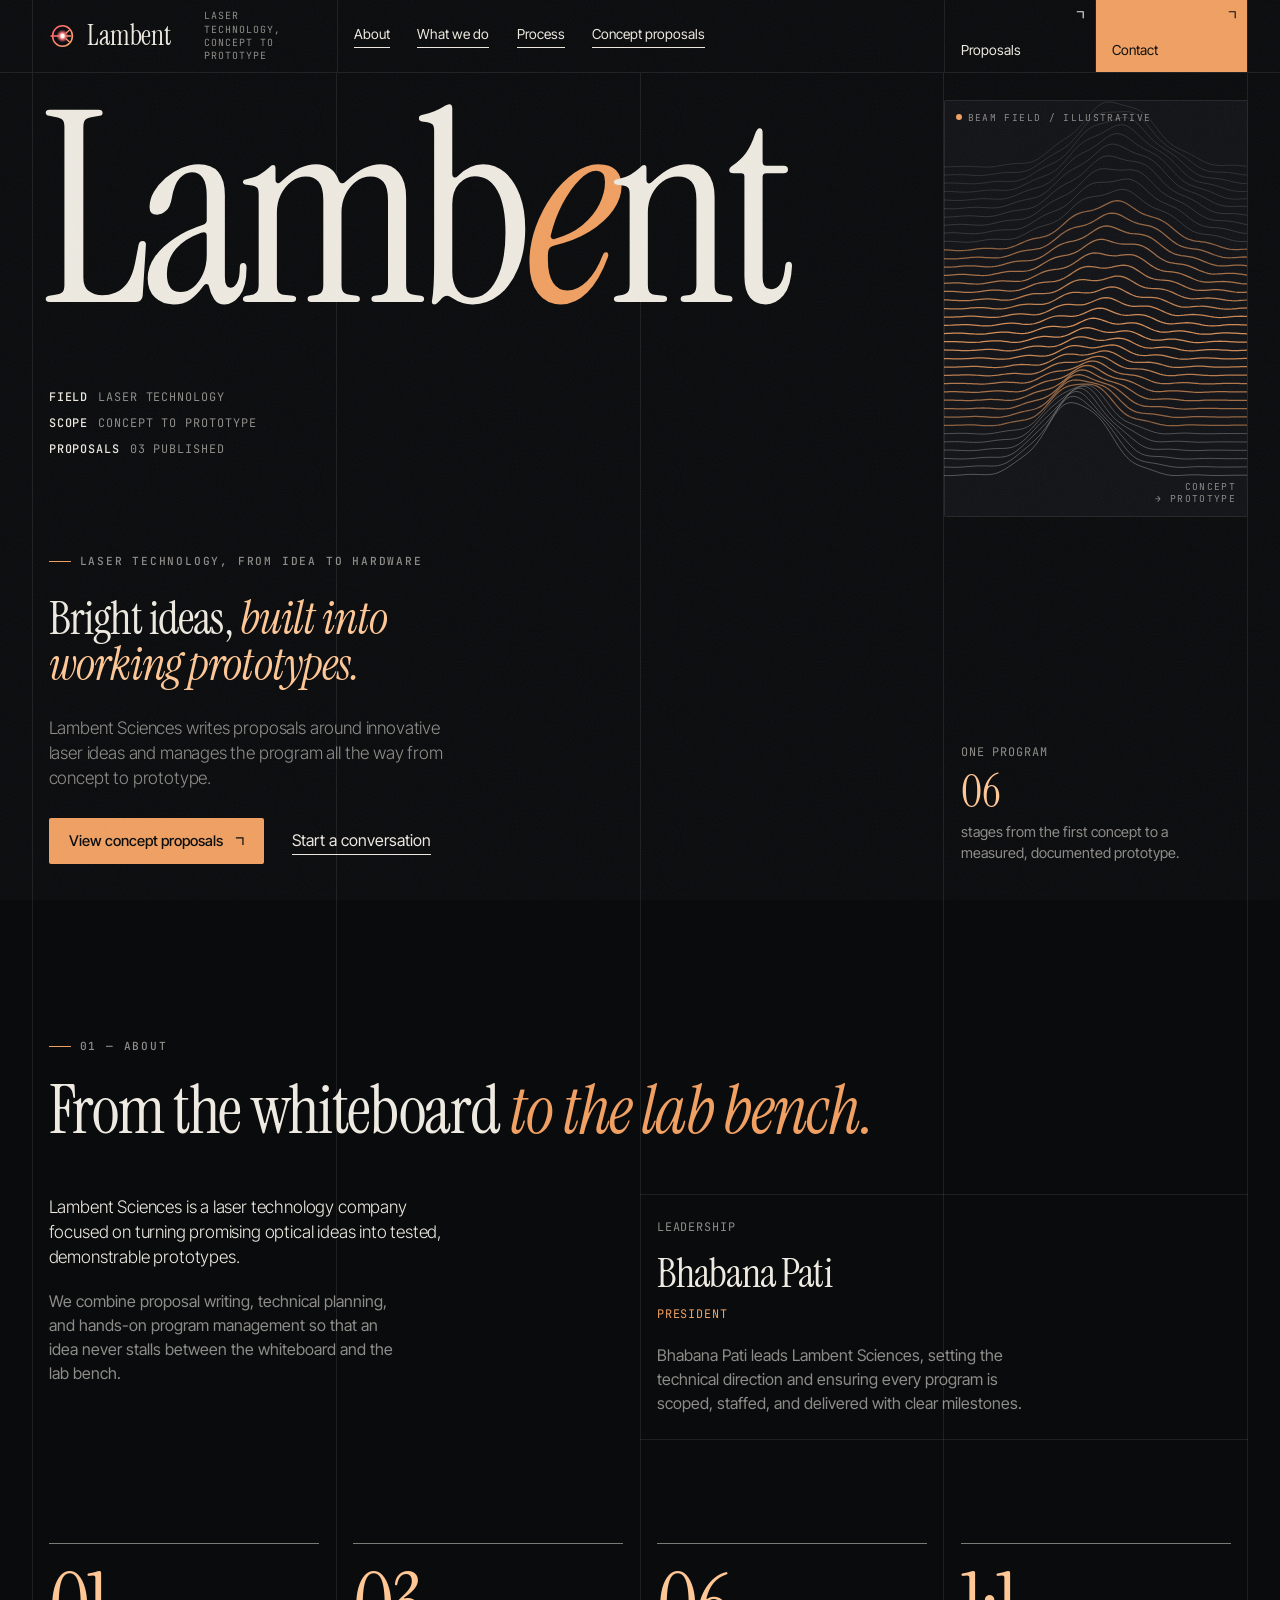
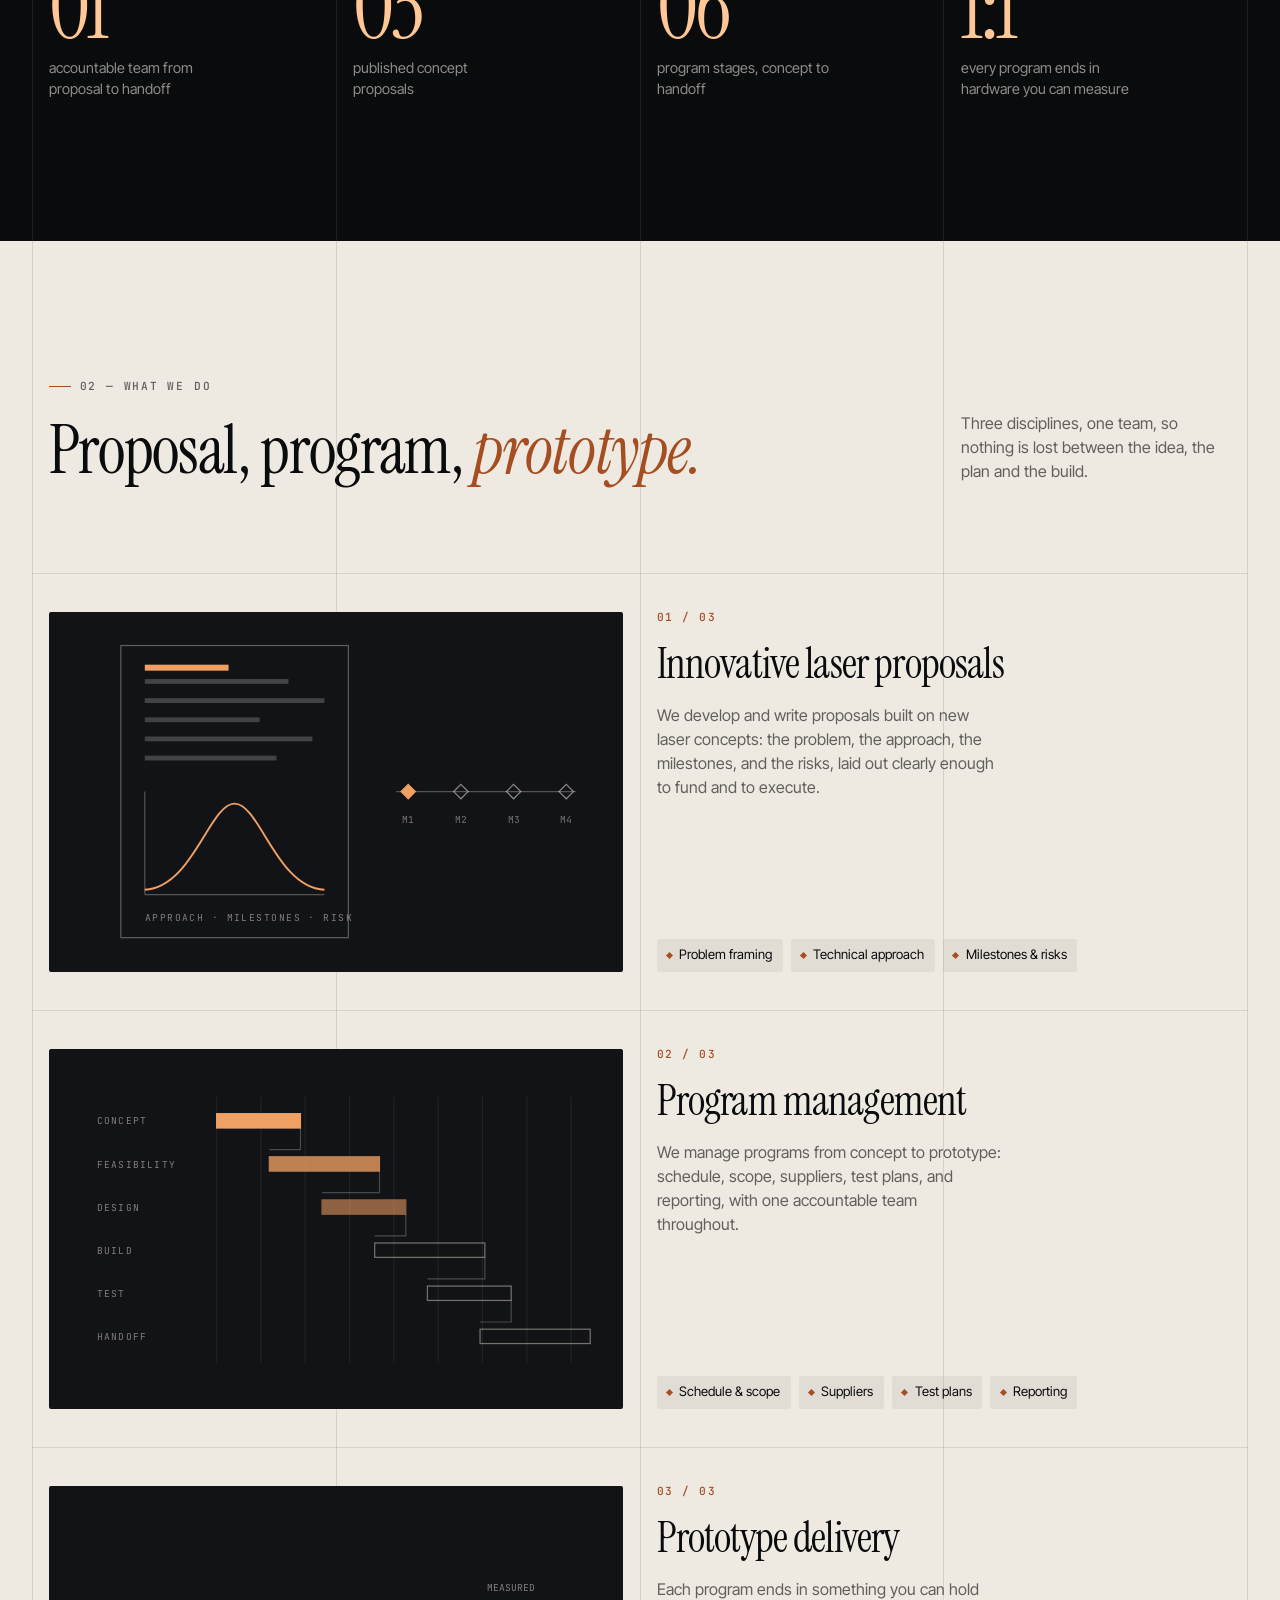
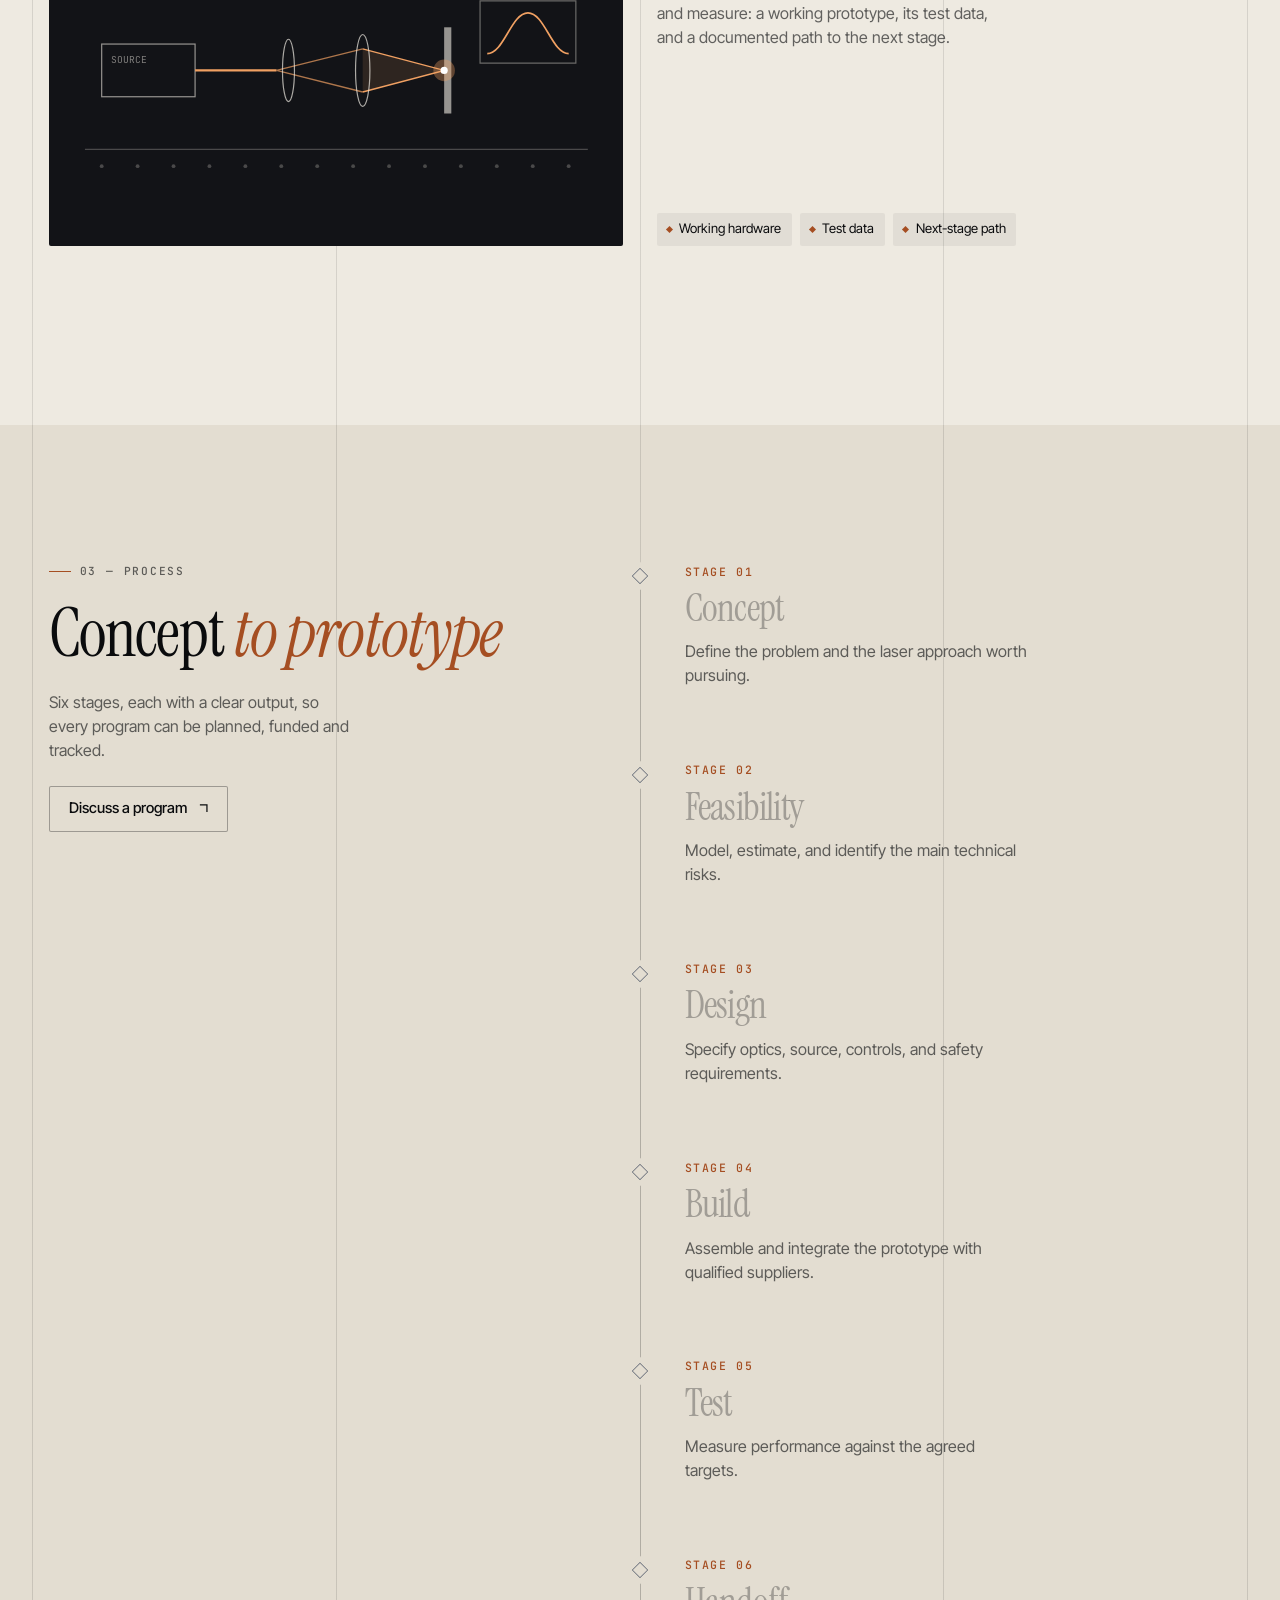
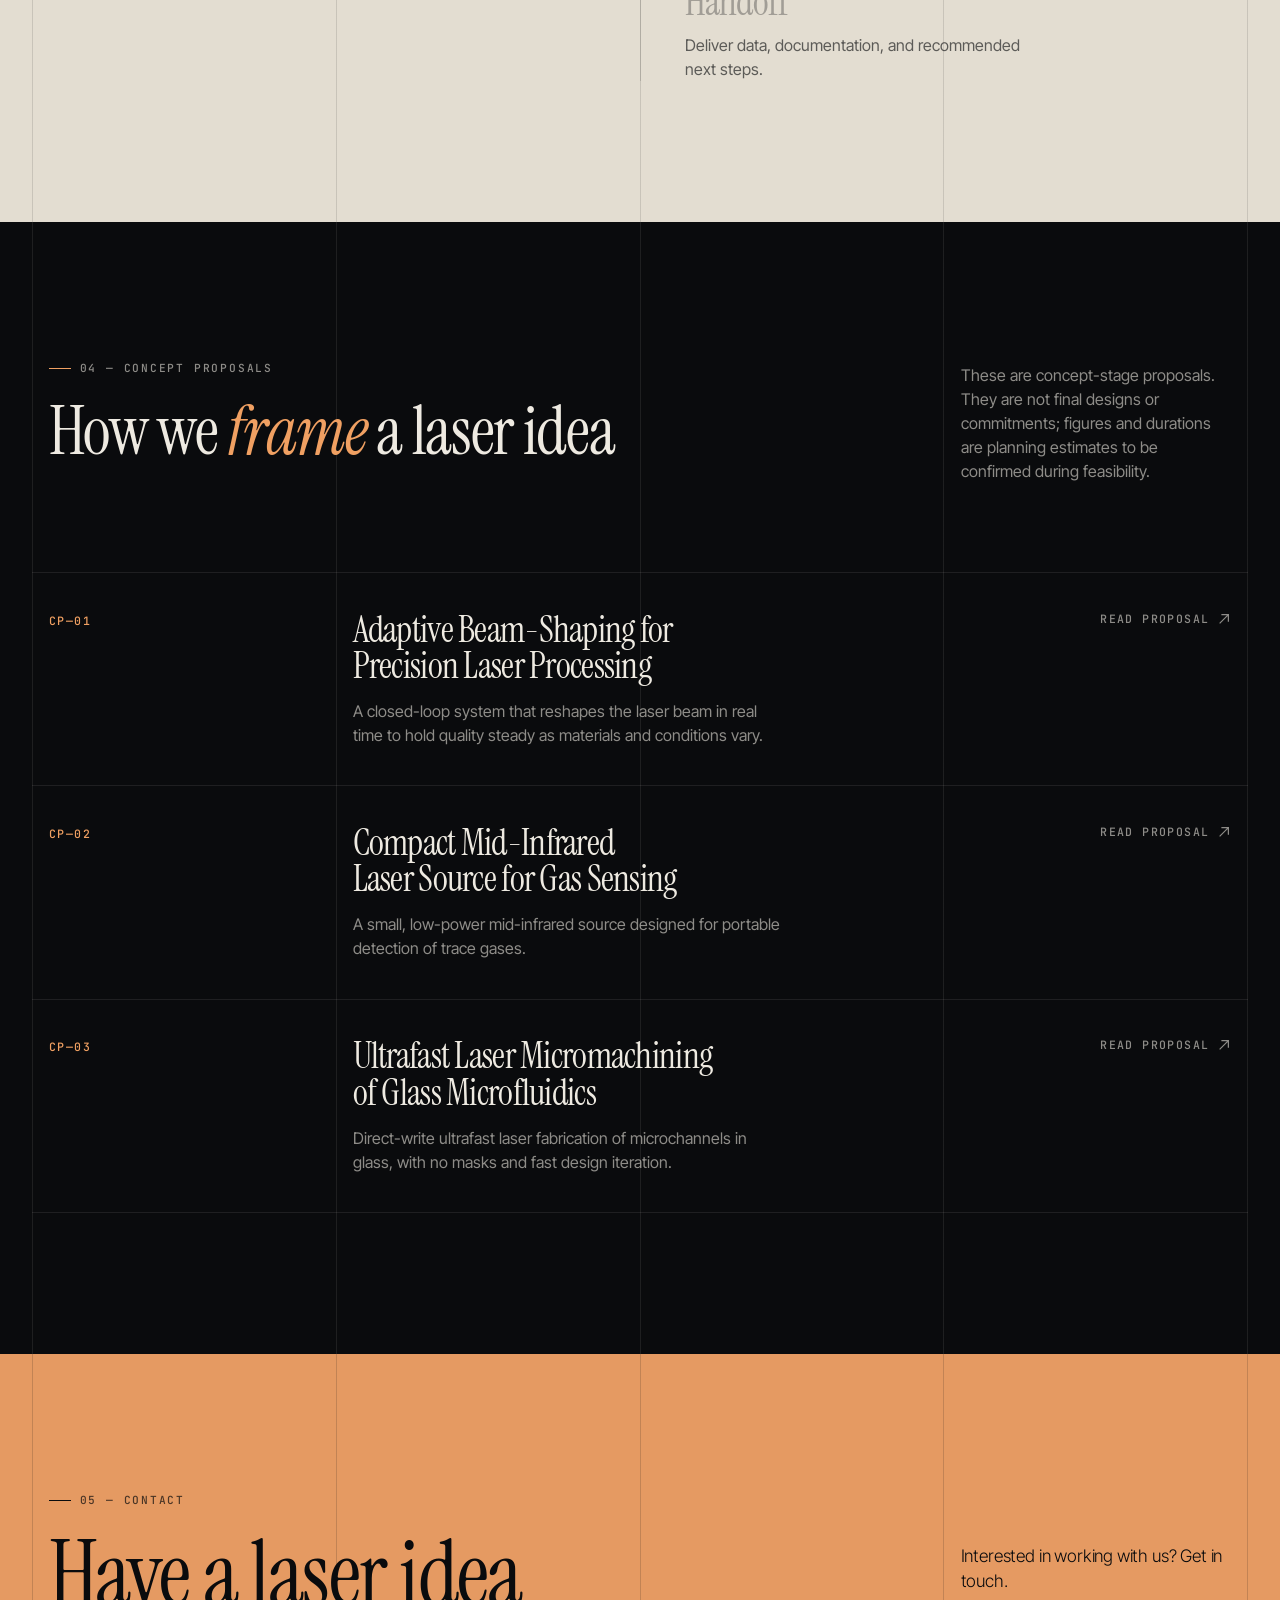
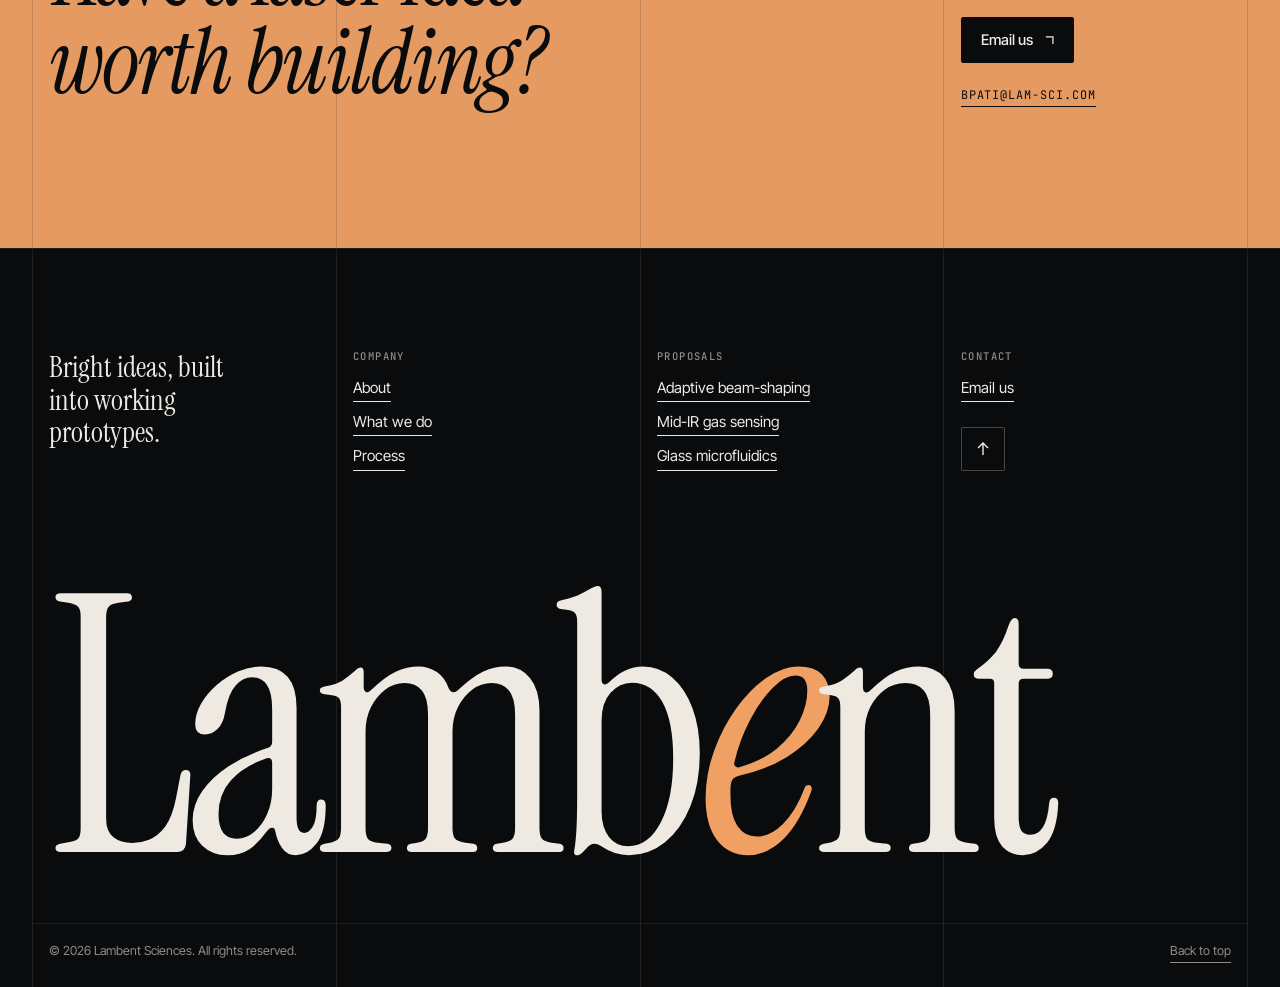
<file: index.html>
<!DOCTYPE html>
<html lang="en">
<head>
  <meta charset="utf-8">
  <meta name="viewport" content="width=device-width, initial-scale=1">
  <title>Lambent Sciences | Laser Technology, Concept to Prototype</title>
  <meta name="description" content="Lambent Sciences develops innovative laser technology proposals and manages programs from concept to prototype.">
  <link rel="icon" href="images/favicon.ico" sizes="48x48">
  <link rel="icon" href="images/favicon.svg" type="image/svg+xml">
  <link rel="apple-touch-icon" href="images/apple-touch-icon.png">
  <link rel="manifest" href="site.webmanifest">
  <meta name="theme-color" content="#0A0B0D">
  <script>(function(){var d=document.documentElement;if(!window.matchMedia||!matchMedia('(prefers-reduced-motion: reduce)').matches){d.classList.add('motion')}})();</script>
  <link rel="preconnect" href="https://fonts.googleapis.com">
  <link rel="preconnect" href="https://fonts.gstatic.com" crossorigin>
  <link rel="stylesheet" href="https://fonts.googleapis.com/css2?family=Instrument+Serif:ital@0;1&family=Inter+Tight:wght@300..600&family=JetBrains+Mono:wght@400;500&display=swap">
  <link rel="stylesheet" href="styles.css">
</head>
<body>

<header class="hdr" data-tone="dark">
  <div class="hdr-in">
    <div class="hdr-lead">
      <a class="hdr-brand" href="#top" aria-label="Lambent Sciences, back to the top">
        <img class="hdr-mark" src="images/logo-mark.svg" alt="" width="26" height="26"><span>Lambent</span>
      </a>
      <p class="hdr-tag">Laser technology, concept to prototype</p>
    </div>
    <nav class="hdr-nav" aria-label="Main">
      <a class="link" href="#about">About</a>
      <a class="link" href="#what-we-do">What we do</a>
      <a class="link" href="#process">Process</a>
      <a class="link" href="#proposals">Concept proposals</a>
    </nav>
    <div class="hdr-side">
      <a class="hdr-alt" href="#proposals"><span>Proposals</span><svg class="tick" viewBox="0 0 10 10" aria-hidden="true"><path d="M1 1h8v8" fill="none" stroke="currentColor" stroke-width="1.4"/></svg></a>
      <a class="hdr-cta" href="#contact"><span>Contact</span><svg class="tick" viewBox="0 0 10 10" aria-hidden="true"><path d="M1 1h8v8" fill="none" stroke="currentColor" stroke-width="1.4"/></svg></a>
    </div>
    <button class="ibtn hdr-menu" type="button" aria-expanded="false" aria-controls="menu" aria-label="Open menu"><svg viewBox="0 0 16 16" aria-hidden="true"><path d="M8 1v14M1 8h14" stroke="currentColor" stroke-width="1.4" fill="none"/></svg></button>
  </div>
</header>

<div class="menu" id="menu" data-tone="dark">
  <nav aria-label="Menu">
    <a href="#about">About</a>
    <a href="#what-we-do">What we do</a>
    <a href="#process">Process</a>
    <a href="#proposals">Concept proposals</a>
    <a href="#contact">Contact</a>
  </nav>
  <div class="menu-foot">
    <a class="link" href="mailto:Bpati@lam-sci.com">Bpati@lam-sci.com</a>
  </div>
</div>

<main id="top">

<section class="hero sheet" data-tone="dark">
  <div class="hero-grid">
    <div class="hero-word"><h1 class="giant" style="--len:7" aria-label="Lambent Sciences">Lamb<em>e</em>nt</h1></div>
    <div class="hero-meta mono">
      <span><b>Field</b> Laser technology</span>
      <span><b>Scope</b> Concept to prototype</span>
      <span><b>Proposals</b> 03 published</span>
    </div>
    <figure class="hero-window">
      <canvas id="beam" aria-hidden="true"></canvas>
      <span class="hud tl"><i></i>Beam field / illustrative</span>
      <span class="hud br">Concept<br>&rarr; Prototype</span>
    </figure>
    <div class="hero-intro">
      <p class="eyebrow">Laser technology, from idea to hardware</p>
      <p class="hero-line">Bright ideas, <em>built into working prototypes.</em></p>
      <p class="lead">Lambent Sciences writes proposals around innovative laser ideas and manages the program all the way from concept to prototype.</p>
      <div class="actions">
        <a class="btn" href="#proposals"><span>View concept proposals</span><svg class="tick" viewBox="0 0 10 10" aria-hidden="true"><path d="M1 1h8v8" fill="none" stroke="currentColor" stroke-width="1.4"/></svg></a>
        <a class="link" href="#contact">Start a conversation</a>
      </div>
    </div>
    <div class="hero-aim">
      <p class="mono soft">One program</p>
      <p class="num">06</p>
      <p class="soft">stages from the first concept to a measured, documented prototype.</p>
    </div>
  </div>
</section>

<section class="about sheet" id="about" data-tone="dark">
  <div class="grid about-top">
    <div class="about-head">
      <p class="eyebrow">01 &mdash; About</p>
      <h2>From the whiteboard <em>to the lab bench.</em></h2>
    </div>
    <div class="about-copy" data-reveal>
      <p class="lead">Lambent Sciences is a laser technology company focused on turning promising optical ideas into tested, demonstrable prototypes.</p>
      <p class="soft">We combine proposal writing, technical planning, and hands-on program management so that an idea never stalls between the whiteboard and the lab bench.</p>
    </div>
    <article class="leader" data-reveal>
      <p class="mono soft">Leadership</p>
      <h3>Bhabana Pati</h3>
      <p class="mono acc">President</p>
      <p class="soft">Bhabana Pati leads Lambent Sciences, setting the technical direction and ensuring every program is scoped, staffed, and delivered with clear milestones.</p>
    </article>
  </div>
  <ul class="facts grid">
    <li class="fact" data-reveal><span class="fact-rule"></span><strong class="fact-num">01</strong><span class="fact-label">accountable team from proposal to handoff</span></li>
    <li class="fact" data-reveal><span class="fact-rule"></span><strong class="fact-num">03</strong><span class="fact-label">published concept proposals</span></li>
    <li class="fact" data-reveal><span class="fact-rule"></span><strong class="fact-num">06</strong><span class="fact-label">program stages, concept to handoff</span></li>
    <li class="fact" data-reveal><span class="fact-rule"></span><strong class="fact-num">1:1</strong><span class="fact-label">every program ends in hardware you can measure</span></li>
  </ul>
</section>

<section class="services sheet" id="what-we-do" data-tone="ivory">
  <div class="grid svc-head">
    <div class="h">
      <p class="eyebrow">02 &mdash; What we do</p>
      <h2>Proposal, program, <em>prototype.</em></h2>
    </div>
    <p class="soft">Three disciplines, one team, so nothing is lost between the idea, the plan and the build.</p>
  </div>
  <div class="svc-list">
    <article class="svc" data-reveal>
      <figure class="svc-media frame" data-viz="proposal"></figure>
      <p class="svc-idx">01 / 03</p>
      <h3>Innovative laser proposals</h3>
      <p class="svc-text">We develop and write proposals built on new laser concepts: the problem, the approach, the milestones, and the risks, laid out clearly enough to fund and to execute.</p>
      <ul class="svc-points"><li>Problem framing</li><li>Technical approach</li><li>Milestones &amp; risks</li></ul>
    </article>
    <article class="svc" data-reveal>
      <figure class="svc-media frame" data-viz="program"></figure>
      <p class="svc-idx">02 / 03</p>
      <h3>Program management</h3>
      <p class="svc-text">We manage programs from concept to prototype: schedule, scope, suppliers, test plans, and reporting, with one accountable team throughout.</p>
      <ul class="svc-points"><li>Schedule &amp; scope</li><li>Suppliers</li><li>Test plans</li><li>Reporting</li></ul>
    </article>
    <article class="svc" data-reveal>
      <figure class="svc-media frame" data-viz="prototype"></figure>
      <p class="svc-idx">03 / 03</p>
      <h3>Prototype delivery</h3>
      <p class="svc-text">Each program ends in something you can hold and measure: a working prototype, its test data, and a documented path to the next stage.</p>
      <ul class="svc-points"><li>Working hardware</li><li>Test data</li><li>Next-stage path</li></ul>
    </article>
  </div>
</section>

<section class="process sheet" id="process" data-tone="bone">
  <div class="grid pc-grid">
    <div class="pc-head">
      <p class="eyebrow">03 &mdash; Process</p>
      <h2>Concept <em>to prototype</em></h2>
      <p class="soft">Six stages, each with a clear output, so every program can be planned, funded and tracked.</p>
      <a class="btn btn-line" href="#contact"><span>Discuss a program</span><svg class="tick" viewBox="0 0 10 10" aria-hidden="true"><path d="M1 1h8v8" fill="none" stroke="currentColor" stroke-width="1.4"/></svg></a>
    </div>
    <div class="pc-track">
      <span class="pc-fill" aria-hidden="true"></span>
      <ol class="steps">
        <li class="step"><p class="step-when">Stage 01</p><h3>Concept</h3><p>Define the problem and the laser approach worth pursuing.</p></li>
        <li class="step"><p class="step-when">Stage 02</p><h3>Feasibility</h3><p>Model, estimate, and identify the main technical risks.</p></li>
        <li class="step"><p class="step-when">Stage 03</p><h3>Design</h3><p>Specify optics, source, controls, and safety requirements.</p></li>
        <li class="step"><p class="step-when">Stage 04</p><h3>Build</h3><p>Assemble and integrate the prototype with qualified suppliers.</p></li>
        <li class="step"><p class="step-when">Stage 05</p><h3>Test</h3><p>Measure performance against the agreed targets.</p></li>
        <li class="step"><p class="step-when">Stage 06</p><h3>Handoff</h3><p>Deliver data, documentation, and recommended next steps.</p></li>
      </ol>
    </div>
  </div>
</section>

<section class="proposals sheet" id="proposals" data-tone="dark">
  <div class="grid pr-head">
    <div class="h">
      <p class="eyebrow">04 &mdash; Concept proposals</p>
      <h2>How we <em>frame</em> a laser idea</h2>
    </div>
    <p class="soft">These are concept-stage proposals. They are not final designs or commitments; figures and durations are planning estimates to be confirmed during feasibility.</p>
  </div>
  <ol class="pr-list">
    <li class="pr" data-reveal>
      <a class="pr-row" href="proposals/adaptive-beam-shaping.html">
        <span class="pr-idx">CP&mdash;01</span>
        <span class="pr-main"><span class="pr-title">Adaptive Beam-Shaping for Precision Laser Processing</span><span class="pr-text">A closed-loop system that reshapes the laser beam in real time to hold quality steady as materials and conditions vary.</span></span>
        <span class="pr-go"><span>Read proposal</span><svg viewBox="0 0 16 16" aria-hidden="true"><path d="M3 13L13 3M5 3h8v8" stroke="currentColor" stroke-width="1.4" fill="none"/></svg></span>
      </a>
    </li>
    <li class="pr" data-reveal>
      <a class="pr-row" href="proposals/compact-mid-ir-gas-sensing.html">
        <span class="pr-idx">CP&mdash;02</span>
        <span class="pr-main"><span class="pr-title">Compact Mid-Infrared Laser Source for Gas Sensing</span><span class="pr-text">A small, low-power mid-infrared source designed for portable detection of trace gases.</span></span>
        <span class="pr-go"><span>Read proposal</span><svg viewBox="0 0 16 16" aria-hidden="true"><path d="M3 13L13 3M5 3h8v8" stroke="currentColor" stroke-width="1.4" fill="none"/></svg></span>
      </a>
    </li>
    <li class="pr" data-reveal>
      <a class="pr-row" href="proposals/ultrafast-glass-microfluidics.html">
        <span class="pr-idx">CP&mdash;03</span>
        <span class="pr-main"><span class="pr-title">Ultrafast Laser Micromachining of Glass Microfluidics</span><span class="pr-text">Direct-write ultrafast laser fabrication of microchannels in glass, with no masks and fast design iteration.</span></span>
        <span class="pr-go"><span>Read proposal</span><svg viewBox="0 0 16 16" aria-hidden="true"><path d="M3 13L13 3M5 3h8v8" stroke="currentColor" stroke-width="1.4" fill="none"/></svg></span>
      </a>
    </li>
  </ol>
</section>

<section class="contact sheet" id="contact" data-tone="amber">
  <div class="grid ct-grid">
    <div class="ct-head">
      <p class="eyebrow">05 &mdash; Contact</p>
      <h2>Have a laser idea <em>worth building?</em></h2>
    </div>
    <div class="ct-copy">
      <p class="lead">Interested in working with us? Get in touch.</p>
      <a class="btn" href="mailto:Bpati@lam-sci.com"><span>Email us</span><svg class="tick" viewBox="0 0 10 10" aria-hidden="true"><path d="M1 1h8v8" fill="none" stroke="currentColor" stroke-width="1.4"/></svg></a>
      <a class="link mono" href="mailto:Bpati@lam-sci.com">Bpati@lam-sci.com</a>
    </div>
  </div>
</section>

</main>

<footer class="ftr" data-tone="dark">
  <div class="grid ftr-grid">
    <div class="ftr-col ftr-lead">
      <p>Bright ideas, built into working prototypes.</p>
    </div>
    <nav class="ftr-col" aria-label="Company">
      <p class="ftr-h">Company</p>
      <a class="link" href="#about">About</a>
      <a class="link" href="#what-we-do">What we do</a>
      <a class="link" href="#process">Process</a>
    </nav>
    <nav class="ftr-col" aria-label="Proposals">
      <p class="ftr-h">Proposals</p>
      <a class="link" href="proposals/adaptive-beam-shaping.html">Adaptive beam-shaping</a>
      <a class="link" href="proposals/compact-mid-ir-gas-sensing.html">Mid-IR gas sensing</a>
      <a class="link" href="proposals/ultrafast-glass-microfluidics.html">Glass microfluidics</a>
    </nav>
    <div class="ftr-col">
      <p class="ftr-h">Contact</p>
      <a class="link" href="mailto:Bpati@lam-sci.com">Email us</a>
      <a class="ibtn ftr-top" href="#top" aria-label="Back to the top"><svg viewBox="0 0 16 16" aria-hidden="true"><path d="M8 14V2M3 7l5-5 5 5" stroke="currentColor" stroke-width="1.4" fill="none"/></svg></a>
    </div>
  </div>
  <div class="ftr-word" style="--len:7" aria-hidden="true">Lamb<em>e</em>nt</div>
  <div class="ftr-base">
    <span>&copy; <span id="year">2026</span> Lambent Sciences. All rights reserved.</span>
    <a class="link" href="#top">Back to top</a>
  </div>
</footer>

<script src="script.js"></script>
</body>
</html>
</file>
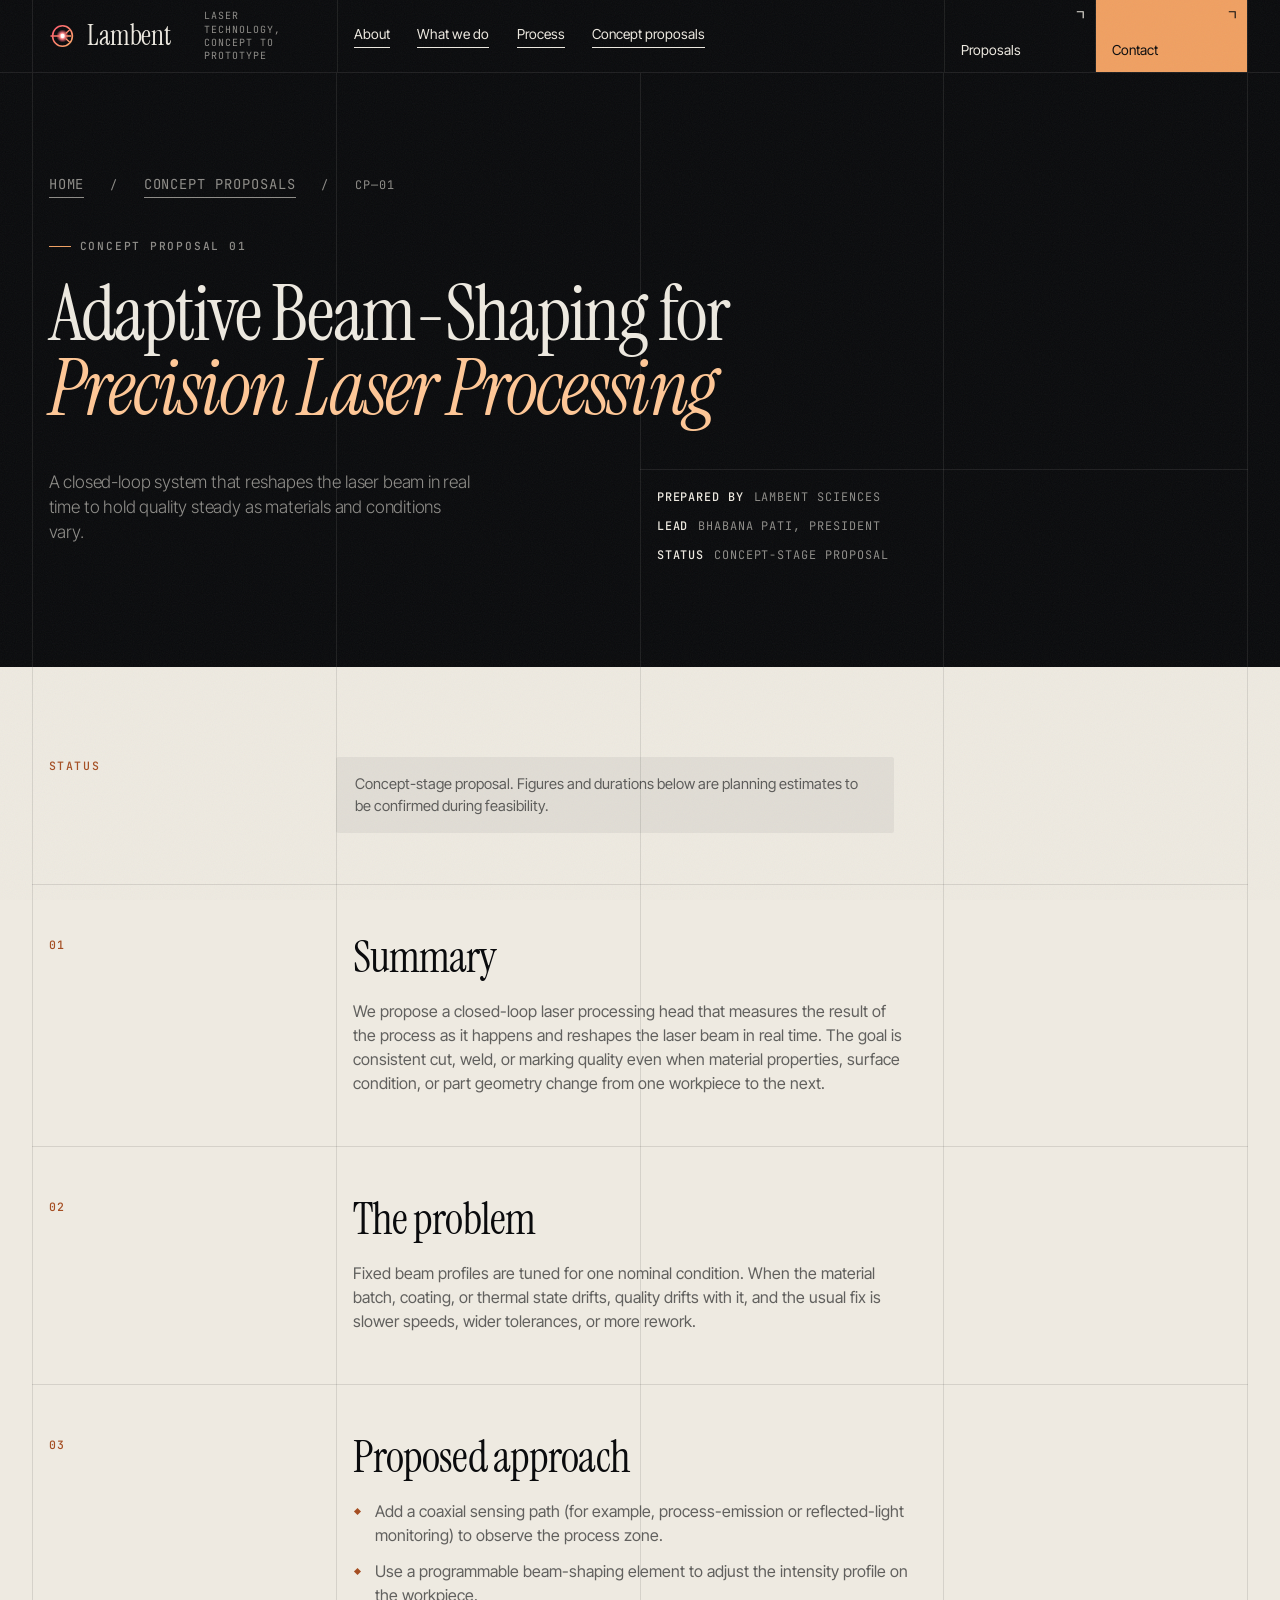
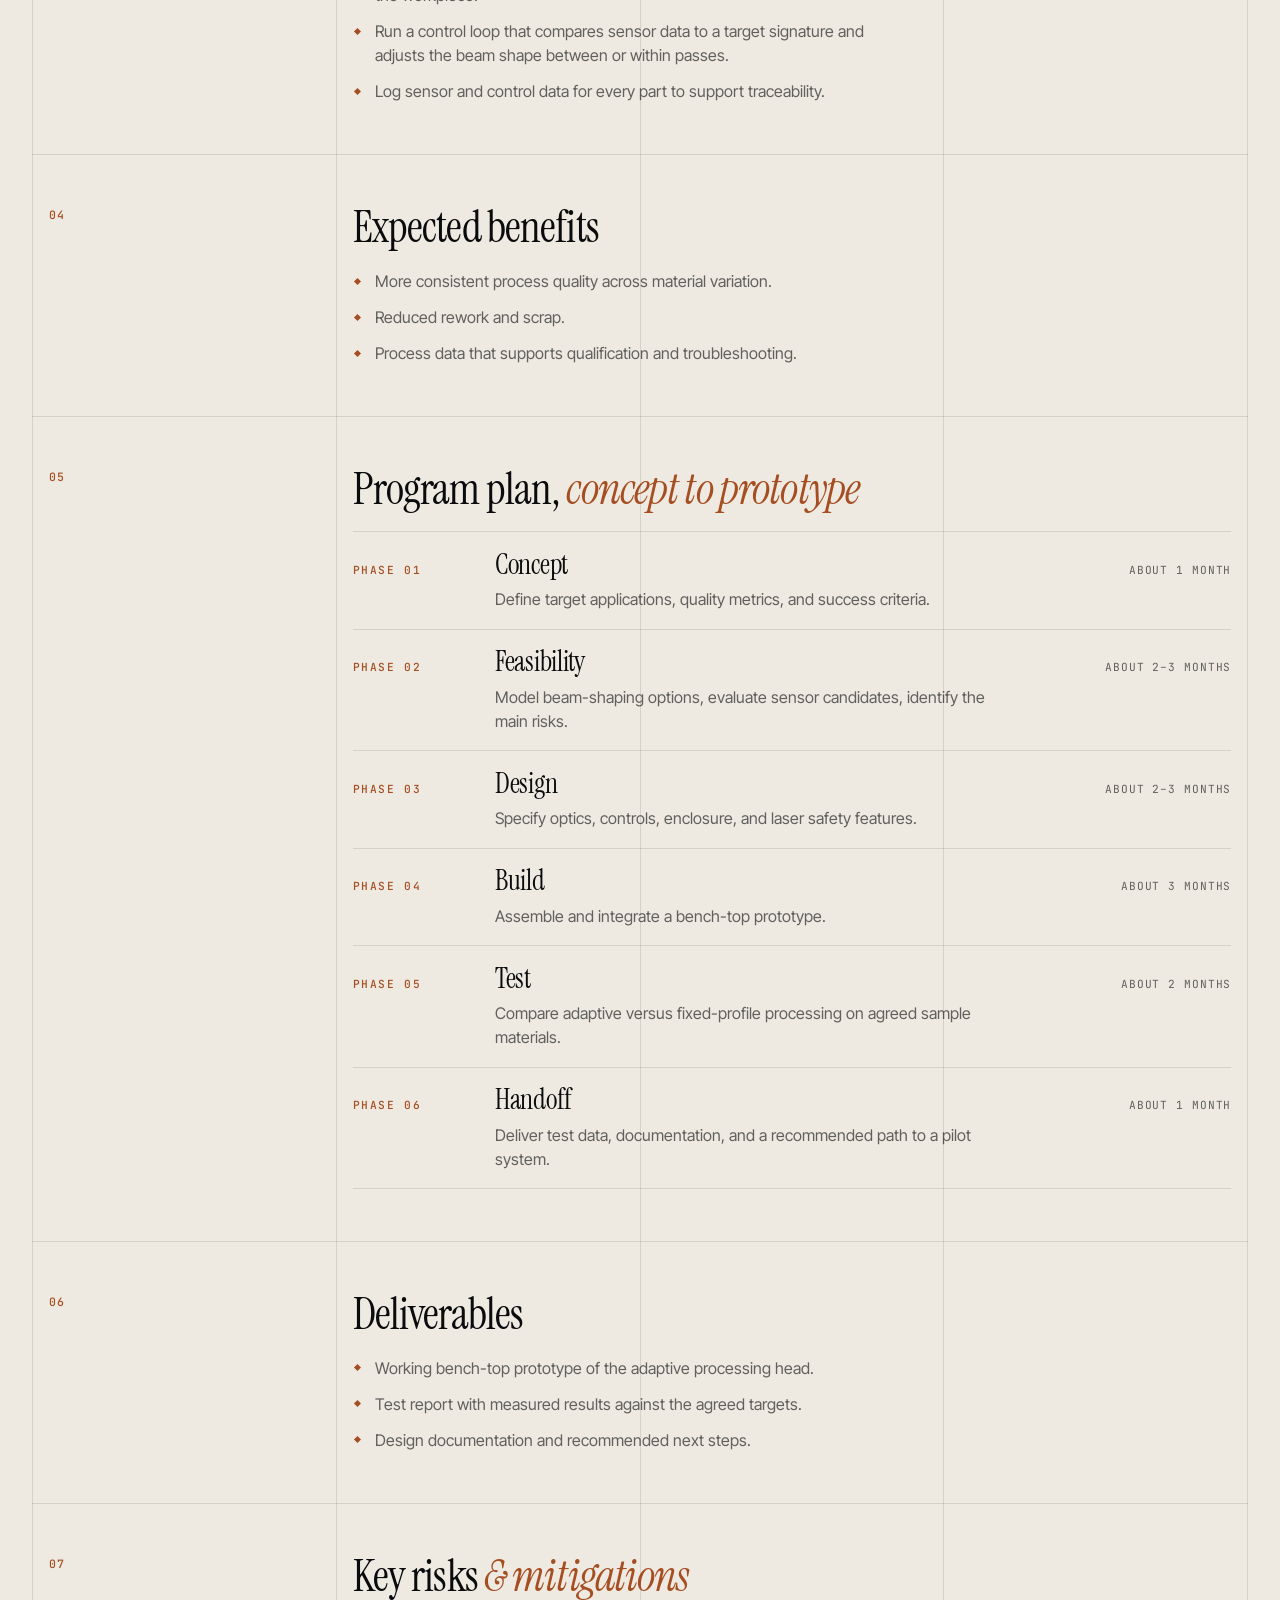
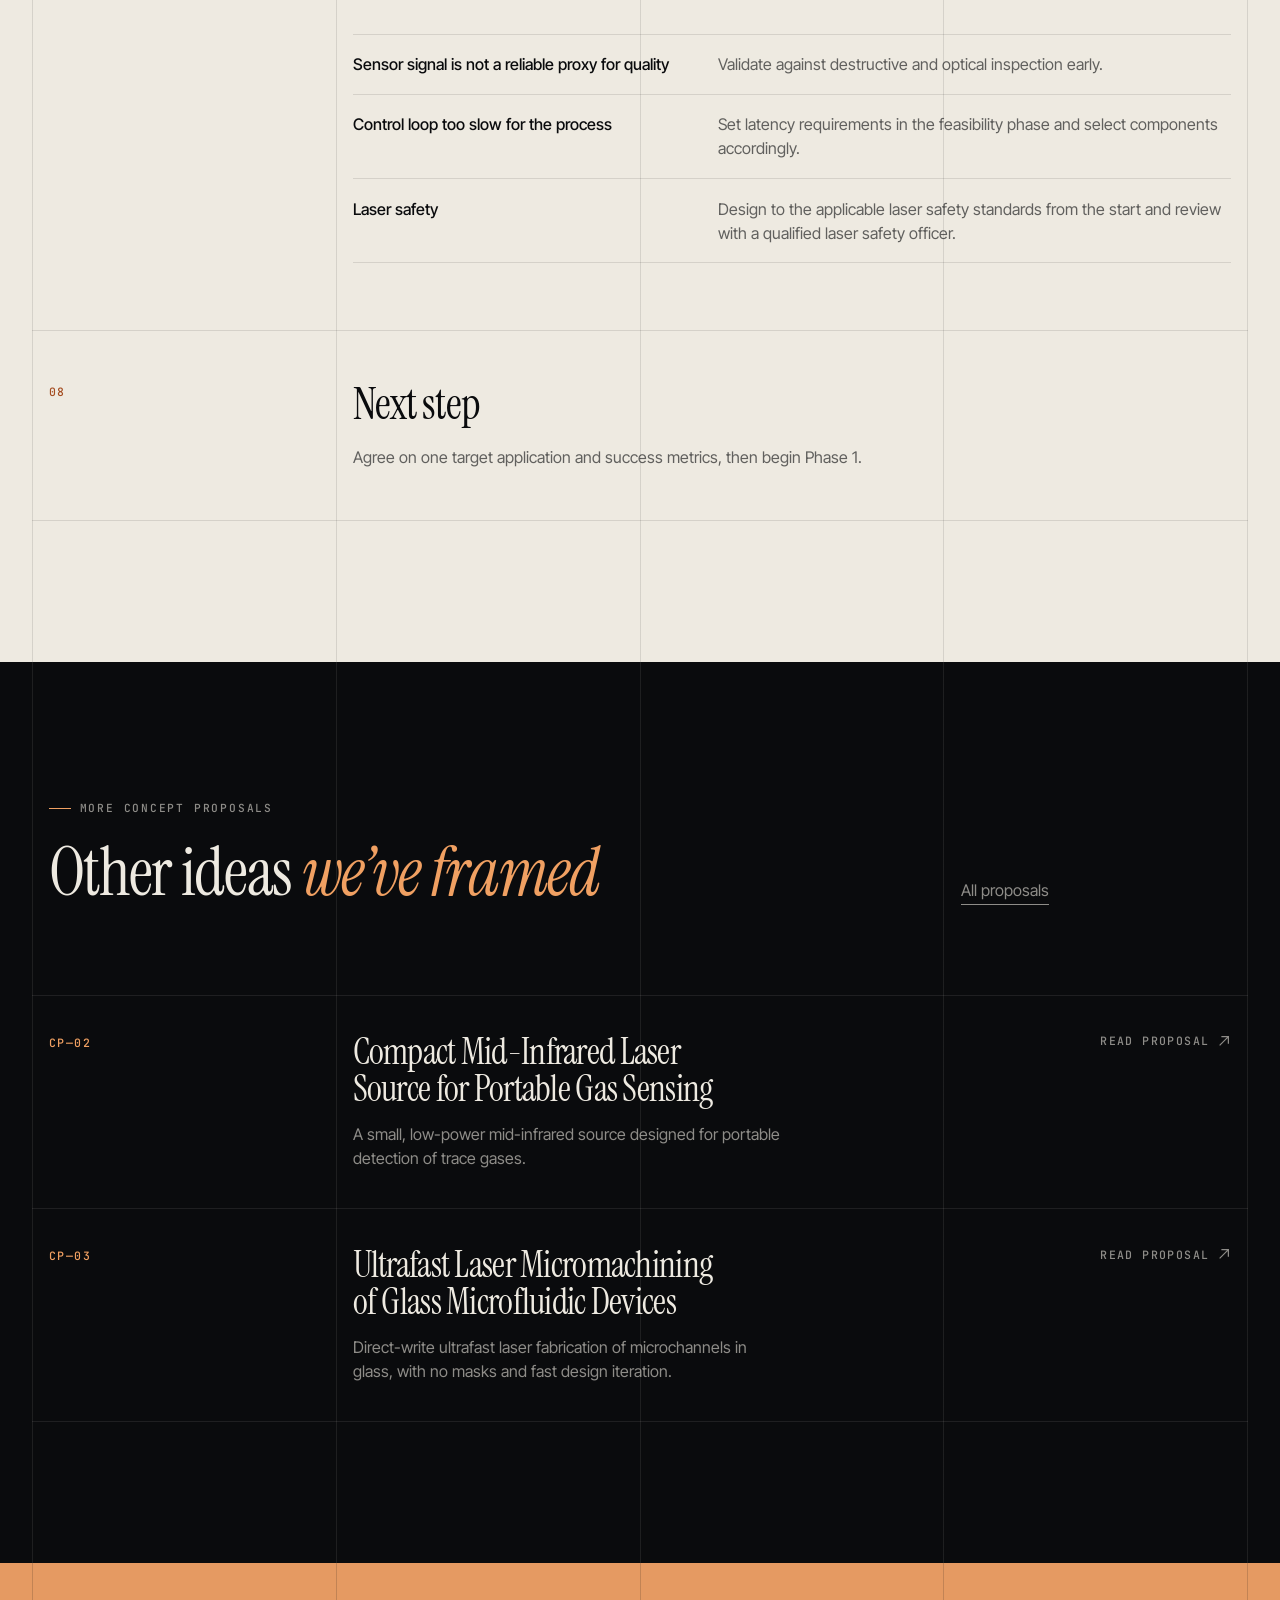
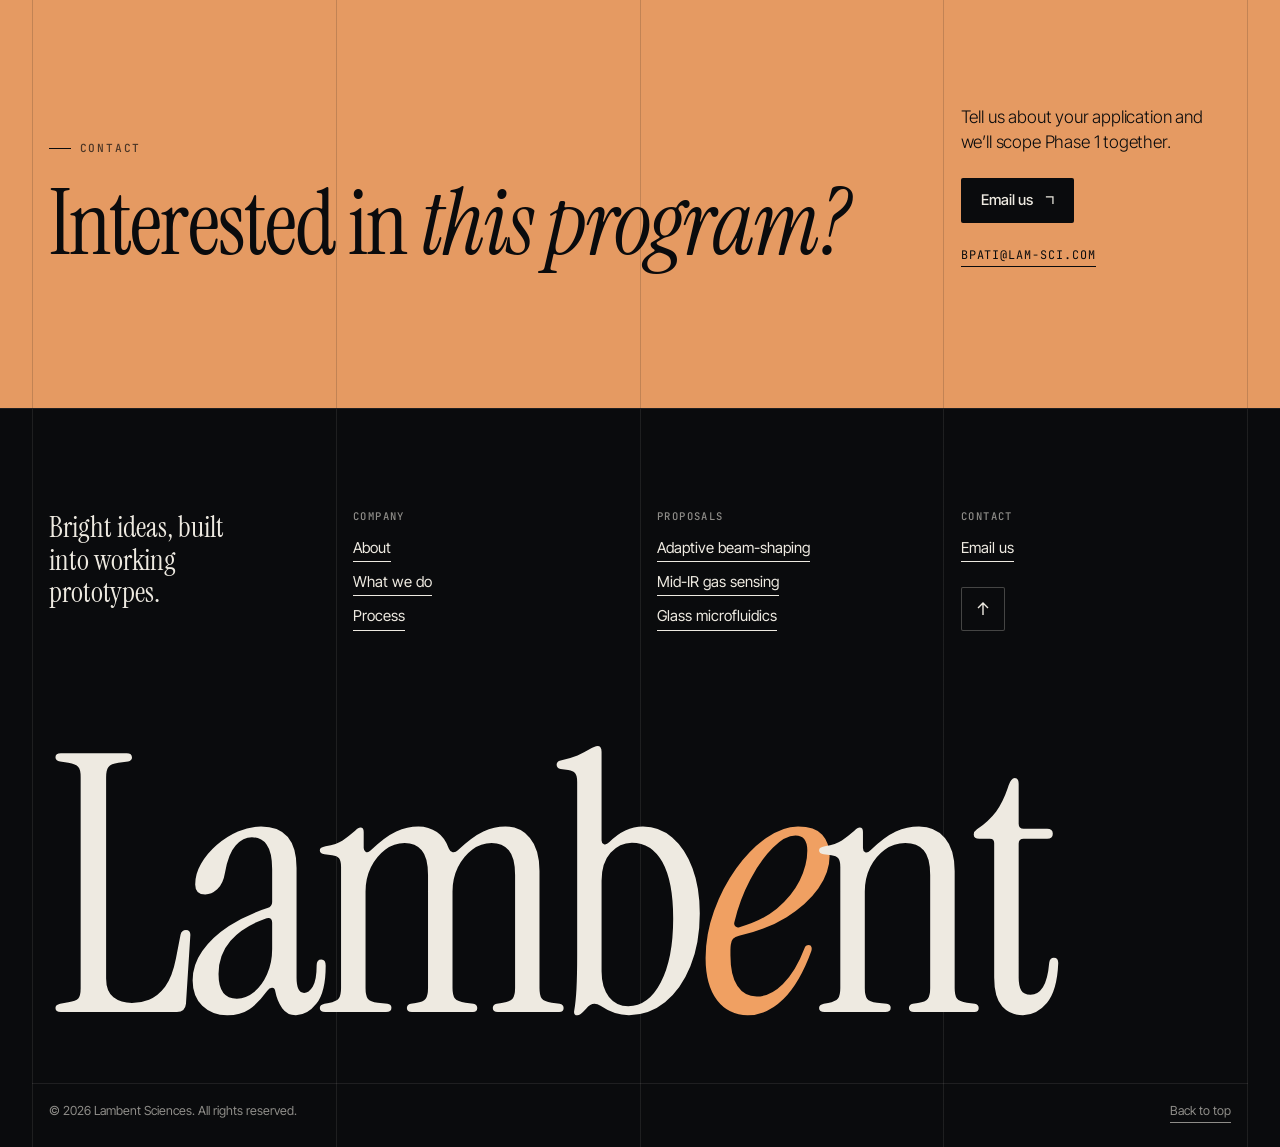
<file: proposals/adaptive-beam-shaping.html>
<!DOCTYPE html>
<html lang="en">
<head>
  <meta charset="utf-8">
  <meta name="viewport" content="width=device-width, initial-scale=1">
  <title>Adaptive Beam-Shaping for Precision Laser Processing | Lambent Sciences</title>
  <meta name="description" content="Concept proposal from Lambent Sciences: a closed-loop adaptive beam-shaping head that holds laser cutting, welding and marking quality steady as materials vary.">
  <link rel="icon" href="../images/favicon.ico" sizes="48x48">
  <link rel="icon" href="../images/favicon.svg" type="image/svg+xml">
  <link rel="apple-touch-icon" href="../images/apple-touch-icon.png">
  <link rel="manifest" href="../site.webmanifest">
  <meta name="theme-color" content="#0A0B0D">
  <script>(function(){var d=document.documentElement;if(!window.matchMedia||!matchMedia('(prefers-reduced-motion: reduce)').matches){d.classList.add('motion')}})();</script>
  <link rel="preconnect" href="https://fonts.googleapis.com">
  <link rel="preconnect" href="https://fonts.gstatic.com" crossorigin>
  <link rel="stylesheet" href="https://fonts.googleapis.com/css2?family=Instrument+Serif:ital@0;1&family=Inter+Tight:wght@300..600&family=JetBrains+Mono:wght@400;500&display=swap">
  <link rel="stylesheet" href="../styles.css">
</head>
<body>

<header class="hdr" data-tone="dark">
  <div class="hdr-in">
    <div class="hdr-lead">
      <a class="hdr-brand" href="../index.html" aria-label="Lambent Sciences home">
        <img class="hdr-mark" src="../images/logo-mark.svg" alt="" width="26" height="26"><span>Lambent</span>
      </a>
      <p class="hdr-tag">Laser technology, concept to prototype</p>
    </div>
    <nav class="hdr-nav" aria-label="Main">
      <a class="link" href="../index.html#about">About</a>
      <a class="link" href="../index.html#what-we-do">What we do</a>
      <a class="link" href="../index.html#process">Process</a>
      <a class="link" href="../index.html#proposals">Concept proposals</a>
    </nav>
    <div class="hdr-side">
      <a class="hdr-alt" href="../index.html#proposals"><span>Proposals</span><svg class="tick" viewBox="0 0 10 10" aria-hidden="true"><path d="M1 1h8v8" fill="none" stroke="currentColor" stroke-width="1.4"/></svg></a>
      <a class="hdr-cta" href="#contact"><span>Contact</span><svg class="tick" viewBox="0 0 10 10" aria-hidden="true"><path d="M1 1h8v8" fill="none" stroke="currentColor" stroke-width="1.4"/></svg></a>
    </div>
    <button class="ibtn hdr-menu" type="button" aria-expanded="false" aria-controls="menu" aria-label="Open menu"><svg viewBox="0 0 16 16" aria-hidden="true"><path d="M8 1v14M1 8h14" stroke="currentColor" stroke-width="1.4" fill="none"/></svg></button>
  </div>
</header>

<div class="menu" id="menu" data-tone="dark">
  <nav aria-label="Menu">
    <a href="../index.html">Home</a>
    <a href="../index.html#about">About</a>
    <a href="../index.html#what-we-do">What we do</a>
    <a href="../index.html#process">Process</a>
    <a href="../index.html#proposals">Concept proposals</a>
    <a href="#contact">Contact</a>
  </nav>
  <div class="menu-foot">
    <a class="link" href="mailto:Bpati@lam-sci.com">Bpati@lam-sci.com</a>
  </div>
</div>

<main id="top">

<section class="doc-hero sheet" data-tone="dark">
  <div class="grid">
    <nav class="doc-crumb mono soft" aria-label="Breadcrumb">
      <a class="link" href="../index.html">Home</a><span aria-hidden="true">/</span>
      <a class="link" href="../index.html#proposals">Concept proposals</a><span aria-hidden="true">/</span>
      <span aria-current="page">CP&mdash;01</span>
    </nav>
    <div class="doc-title">
      <p class="eyebrow">Concept proposal 01</p>
      <h1>Adaptive Beam-Shaping for <em>Precision Laser Processing</em></h1>
    </div>
    <p class="lead doc-lead">A closed-loop system that reshapes the laser beam in real time to hold quality steady as materials and conditions vary.</p>
    <div class="doc-meta mono">
      <span><b>Prepared by</b> Lambent Sciences</span>
      <span><b>Lead</b> Bhabana Pati, President</span>
      <span><b>Status</b> Concept-stage proposal</span>
    </div>
  </div>
</section>

<section class="doc-body sheet" data-tone="ivory">
  <div class="grid">
    <p class="doc-num">Status</p>
    <p class="doc-copy doc-note">Concept-stage proposal. Figures and durations below are planning estimates to be confirmed during feasibility.</p>
  </div>
  <article class="doc-article" aria-label="Adaptive Beam-Shaping for Precision Laser Processing">
      <section class="doc-sec grid" aria-labelledby="s1" data-reveal>
        <p class="doc-num">01</p>
        <div class="doc-copy">
          <h2 id="s1">Summary</h2>
          <p>We propose a closed-loop laser processing head that measures the result of the process as it happens and reshapes the laser beam in real time. The goal is consistent cut, weld, or marking quality even when material properties, surface condition, or part geometry change from one workpiece to the next.</p>
        </div>
      </section>
      <section class="doc-sec grid" aria-labelledby="s2" data-reveal>
        <p class="doc-num">02</p>
        <div class="doc-copy">
          <h2 id="s2">The problem</h2>
          <p>Fixed beam profiles are tuned for one nominal condition. When the material batch, coating, or thermal state drifts, quality drifts with it, and the usual fix is slower speeds, wider tolerances, or more rework.</p>
        </div>
      </section>
      <section class="doc-sec grid" aria-labelledby="s3" data-reveal>
        <p class="doc-num">03</p>
        <div class="doc-copy">
          <h2 id="s3">Proposed approach</h2>
          <ul class="doc-list">
            <li>Add a coaxial sensing path (for example, process-emission or reflected-light monitoring) to observe the process zone.</li>
            <li>Use a programmable beam-shaping element to adjust the intensity profile on the workpiece.</li>
            <li>Run a control loop that compares sensor data to a target signature and adjusts the beam shape between or within passes.</li>
            <li>Log sensor and control data for every part to support traceability.</li>
          </ul>
        </div>
      </section>
      <section class="doc-sec grid" aria-labelledby="s4" data-reveal>
        <p class="doc-num">04</p>
        <div class="doc-copy">
          <h2 id="s4">Expected benefits</h2>
          <ul class="doc-list">
            <li>More consistent process quality across material variation.</li>
            <li>Reduced rework and scrap.</li>
            <li>Process data that supports qualification and troubleshooting.</li>
          </ul>
        </div>
      </section>
      <section class="doc-sec grid" aria-labelledby="s5" data-reveal>
        <p class="doc-num">05</p>
        <div class="doc-copy">
          <h2 id="s5">Program plan, <em>concept to prototype</em></h2>
          <ol class="doc-phases">
            <li><span class="ph-when">Phase 01</span><h3>Concept</h3><span class="ph-dur">about 1 month</span><p>Define target applications, quality metrics, and success criteria.</p></li>
            <li><span class="ph-when">Phase 02</span><h3>Feasibility</h3><span class="ph-dur">about 2&ndash;3 months</span><p>Model beam-shaping options, evaluate sensor candidates, identify the main risks.</p></li>
            <li><span class="ph-when">Phase 03</span><h3>Design</h3><span class="ph-dur">about 2&ndash;3 months</span><p>Specify optics, controls, enclosure, and laser safety features.</p></li>
            <li><span class="ph-when">Phase 04</span><h3>Build</h3><span class="ph-dur">about 3 months</span><p>Assemble and integrate a bench-top prototype.</p></li>
            <li><span class="ph-when">Phase 05</span><h3>Test</h3><span class="ph-dur">about 2 months</span><p>Compare adaptive versus fixed-profile processing on agreed sample materials.</p></li>
            <li><span class="ph-when">Phase 06</span><h3>Handoff</h3><span class="ph-dur">about 1 month</span><p>Deliver test data, documentation, and a recommended path to a pilot system.</p></li>
          </ol>
        </div>
      </section>
      <section class="doc-sec grid" aria-labelledby="s6" data-reveal>
        <p class="doc-num">06</p>
        <div class="doc-copy">
          <h2 id="s6">Deliverables</h2>
          <ul class="doc-list">
            <li>Working bench-top prototype of the adaptive processing head.</li>
            <li>Test report with measured results against the agreed targets.</li>
            <li>Design documentation and recommended next steps.</li>
          </ul>
        </div>
      </section>
      <section class="doc-sec grid" aria-labelledby="s7" data-reveal>
        <p class="doc-num">07</p>
        <div class="doc-copy">
          <h2 id="s7">Key risks <em>&amp; mitigations</em></h2>
          <dl class="doc-risks">
            <div><dt>Sensor signal is not a reliable proxy for quality</dt><dd>Validate against destructive and optical inspection early.</dd></div>
            <div><dt>Control loop too slow for the process</dt><dd>Set latency requirements in the feasibility phase and select components accordingly.</dd></div>
            <div><dt>Laser safety</dt><dd>Design to the applicable laser safety standards from the start and review with a qualified laser safety officer.</dd></div>
          </dl>
        </div>
      </section>
      <section class="doc-sec grid" aria-labelledby="s8" data-reveal>
        <p class="doc-num">08</p>
        <div class="doc-copy">
          <h2 id="s8">Next step</h2>
          <p>Agree on one target application and success metrics, then begin Phase 1.</p>
        </div>
      </section>
  </article>
</section>

<section class="proposals sheet" data-tone="dark">
  <div class="grid pr-head">
    <div class="h">
      <p class="eyebrow">More concept proposals</p>
      <h2>Other ideas <em>we&rsquo;ve framed</em></h2>
    </div>
    <p class="soft"><a class="link" href="../index.html#proposals">All proposals</a></p>
  </div>
  <ol class="pr-list">
    <li class="pr" data-reveal>
      <a class="pr-row" href="compact-mid-ir-gas-sensing.html">
        <span class="pr-idx">CP&mdash;02</span>
        <span class="pr-main"><span class="pr-title">Compact Mid-Infrared Laser Source for Portable Gas Sensing</span><span class="pr-text">A small, low-power mid-infrared source designed for portable detection of trace gases.</span></span>
        <span class="pr-go"><span>Read proposal</span><svg viewBox="0 0 16 16" aria-hidden="true"><path d="M3 13L13 3M5 3h8v8" stroke="currentColor" stroke-width="1.4" fill="none"/></svg></span>
      </a>
    </li>
    <li class="pr" data-reveal>
      <a class="pr-row" href="ultrafast-glass-microfluidics.html">
        <span class="pr-idx">CP&mdash;03</span>
        <span class="pr-main"><span class="pr-title">Ultrafast Laser Micromachining of Glass Microfluidic Devices</span><span class="pr-text">Direct-write ultrafast laser fabrication of microchannels in glass, with no masks and fast design iteration.</span></span>
        <span class="pr-go"><span>Read proposal</span><svg viewBox="0 0 16 16" aria-hidden="true"><path d="M3 13L13 3M5 3h8v8" stroke="currentColor" stroke-width="1.4" fill="none"/></svg></span>
      </a>
    </li>
  </ol>
</section>

<section class="contact sheet" id="contact" data-tone="amber">
  <div class="grid ct-grid">
    <div class="ct-head">
      <p class="eyebrow">Contact</p>
      <h2>Interested in <em>this program?</em></h2>
    </div>
    <div class="ct-copy">
      <p class="lead">Tell us about your application and we&rsquo;ll scope Phase 1 together.</p>
      <a class="btn" href="mailto:Bpati@lam-sci.com?subject=Adaptive%20Beam-Shaping%20for%20Precision%20Laser%20Processing"><span>Email us</span><svg class="tick" viewBox="0 0 10 10" aria-hidden="true"><path d="M1 1h8v8" fill="none" stroke="currentColor" stroke-width="1.4"/></svg></a>
      <a class="link mono" href="mailto:Bpati@lam-sci.com">Bpati@lam-sci.com</a>
    </div>
  </div>
</section>

</main>

<footer class="ftr" data-tone="dark">
  <div class="grid ftr-grid">
    <div class="ftr-col ftr-lead">
      <p>Bright ideas, built into working prototypes.</p>
    </div>
    <nav class="ftr-col" aria-label="Company">
      <p class="ftr-h">Company</p>
      <a class="link" href="../index.html#about">About</a>
      <a class="link" href="../index.html#what-we-do">What we do</a>
      <a class="link" href="../index.html#process">Process</a>
    </nav>
    <nav class="ftr-col" aria-label="Proposals">
      <p class="ftr-h">Proposals</p>
      <a class="link" href="adaptive-beam-shaping.html" aria-current="page">Adaptive beam-shaping</a>
      <a class="link" href="compact-mid-ir-gas-sensing.html">Mid-IR gas sensing</a>
      <a class="link" href="ultrafast-glass-microfluidics.html">Glass microfluidics</a>
    </nav>
    <div class="ftr-col">
      <p class="ftr-h">Contact</p>
      <a class="link" href="mailto:Bpati@lam-sci.com">Email us</a>
      <a class="ibtn ftr-top" href="#top" aria-label="Back to the top"><svg viewBox="0 0 16 16" aria-hidden="true"><path d="M8 14V2M3 7l5-5 5 5" stroke="currentColor" stroke-width="1.4" fill="none"/></svg></a>
    </div>
  </div>
  <div class="ftr-word" style="--len:7" aria-hidden="true">Lamb<em>e</em>nt</div>
  <div class="ftr-base">
    <span>&copy; <span id="year">2026</span> Lambent Sciences. All rights reserved.</span>
    <a class="link" href="#top">Back to top</a>
  </div>
</footer>

<script src="../script.js"></script>
</body>
</html>
</file>
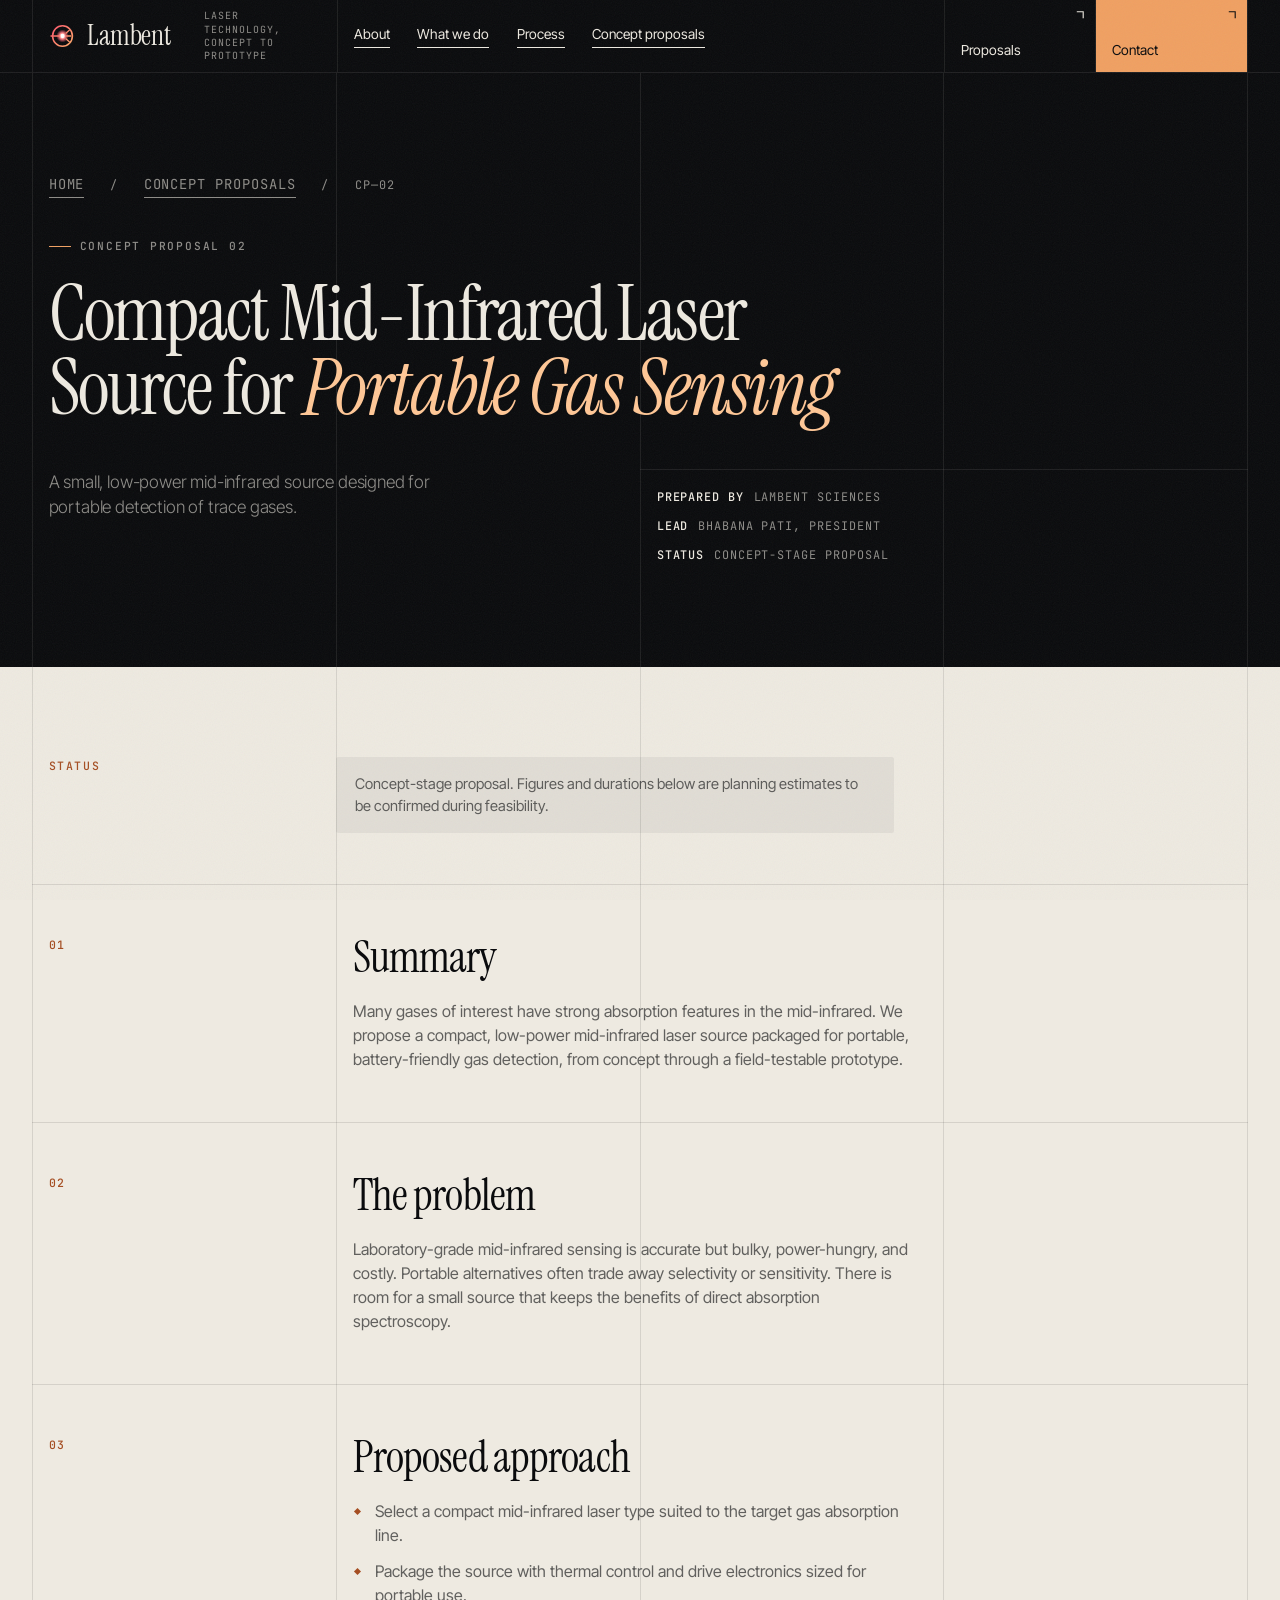
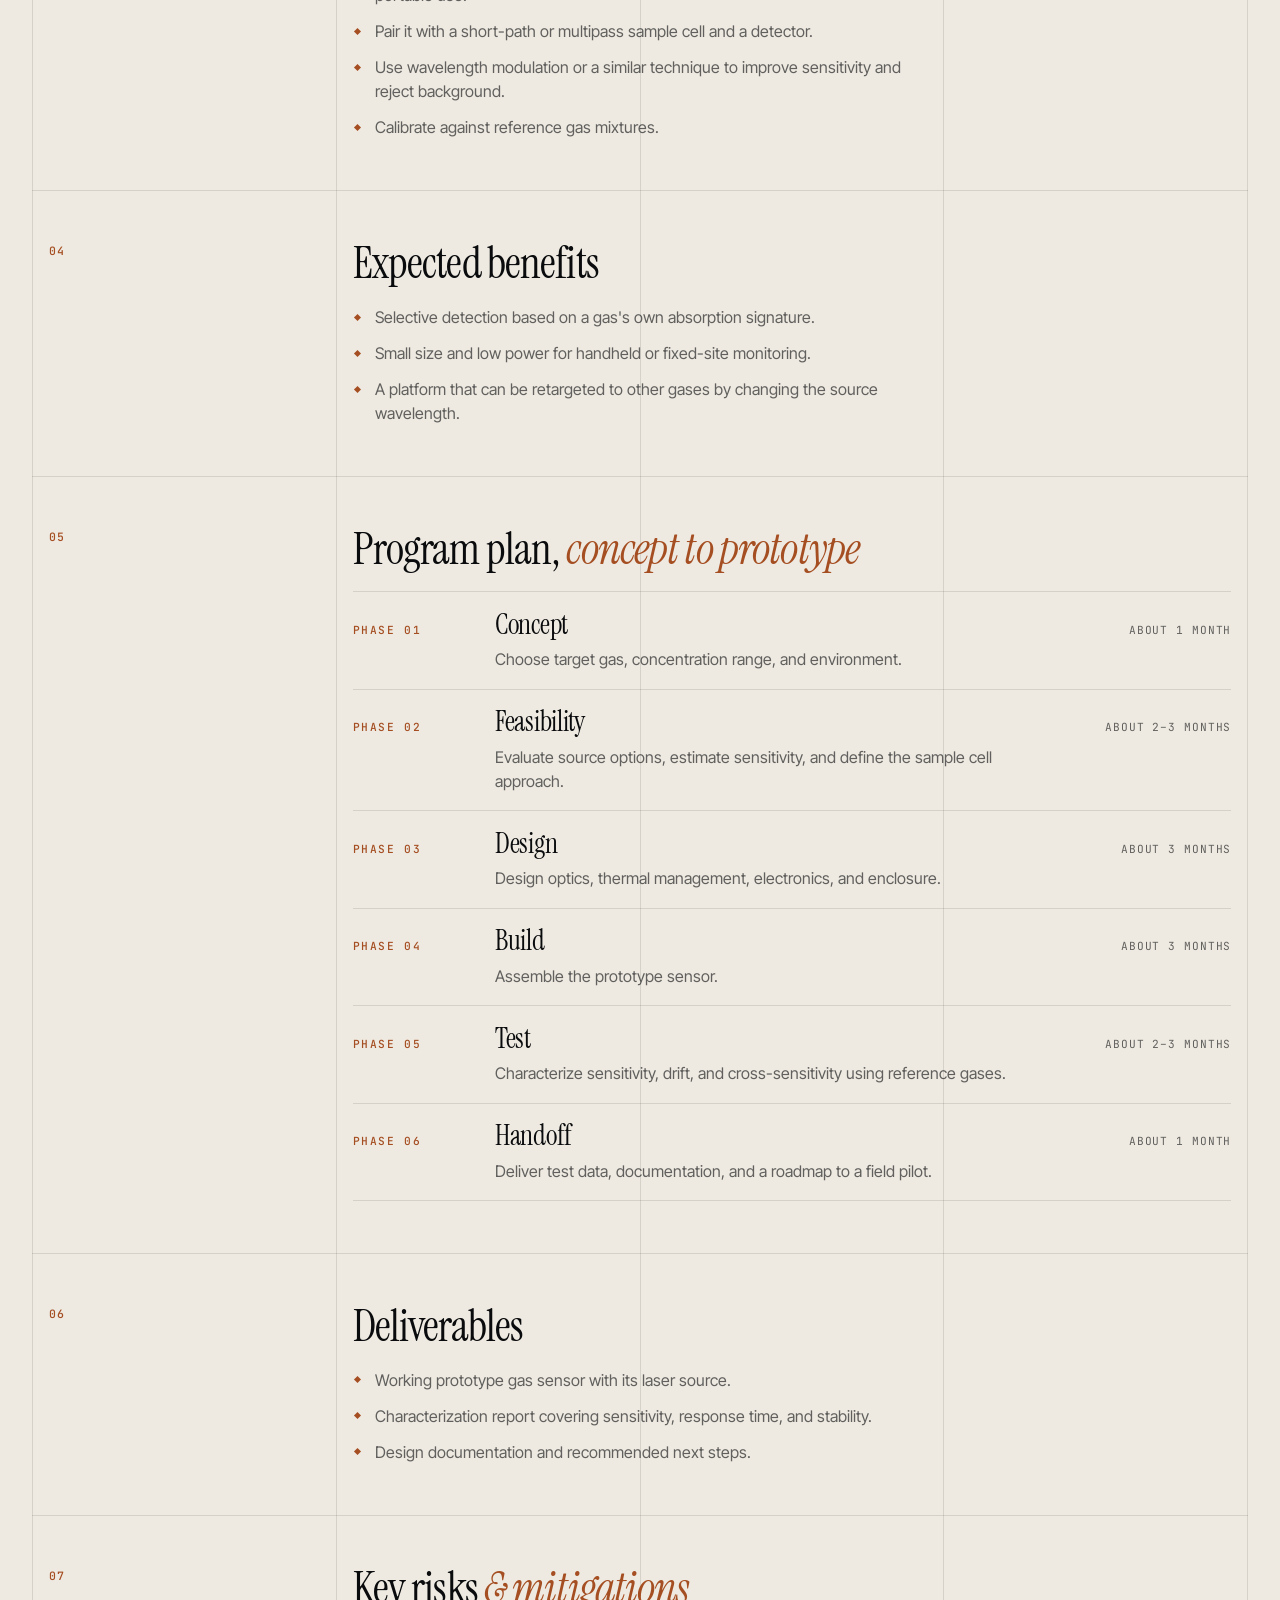
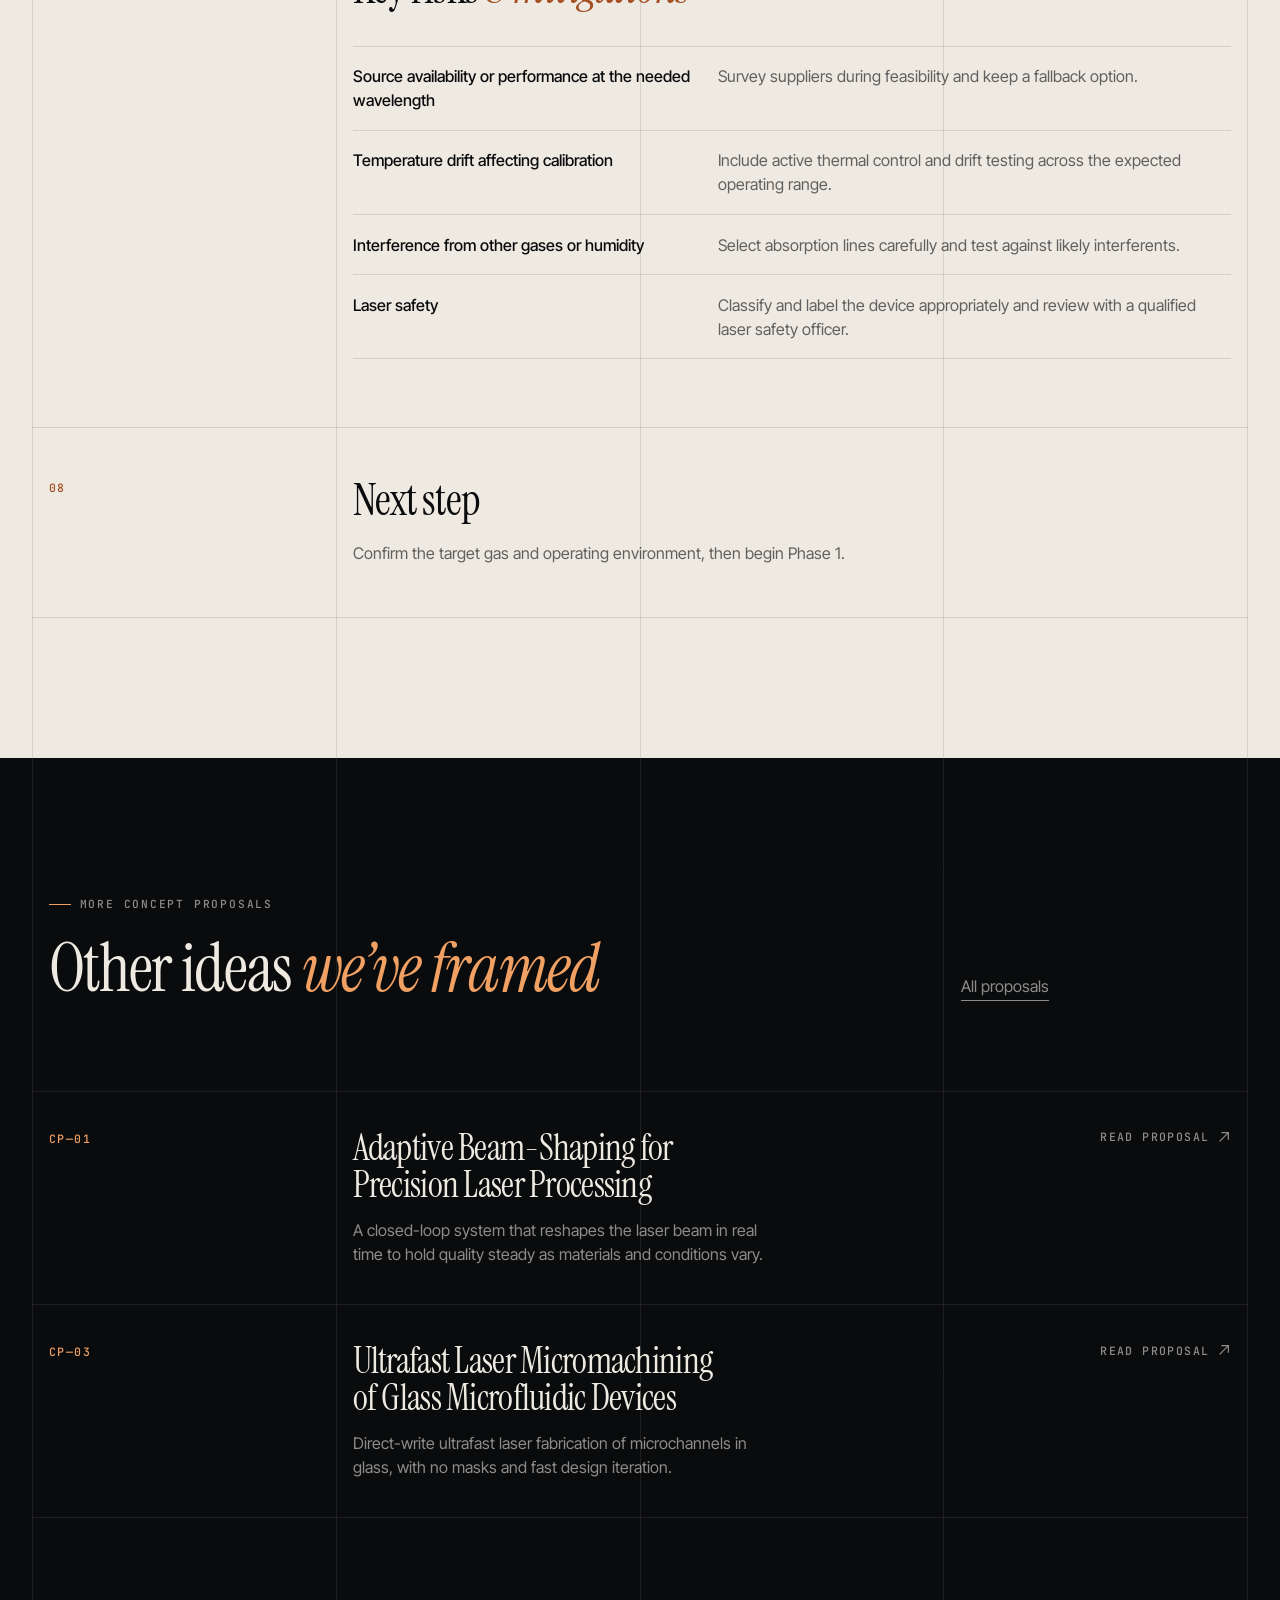
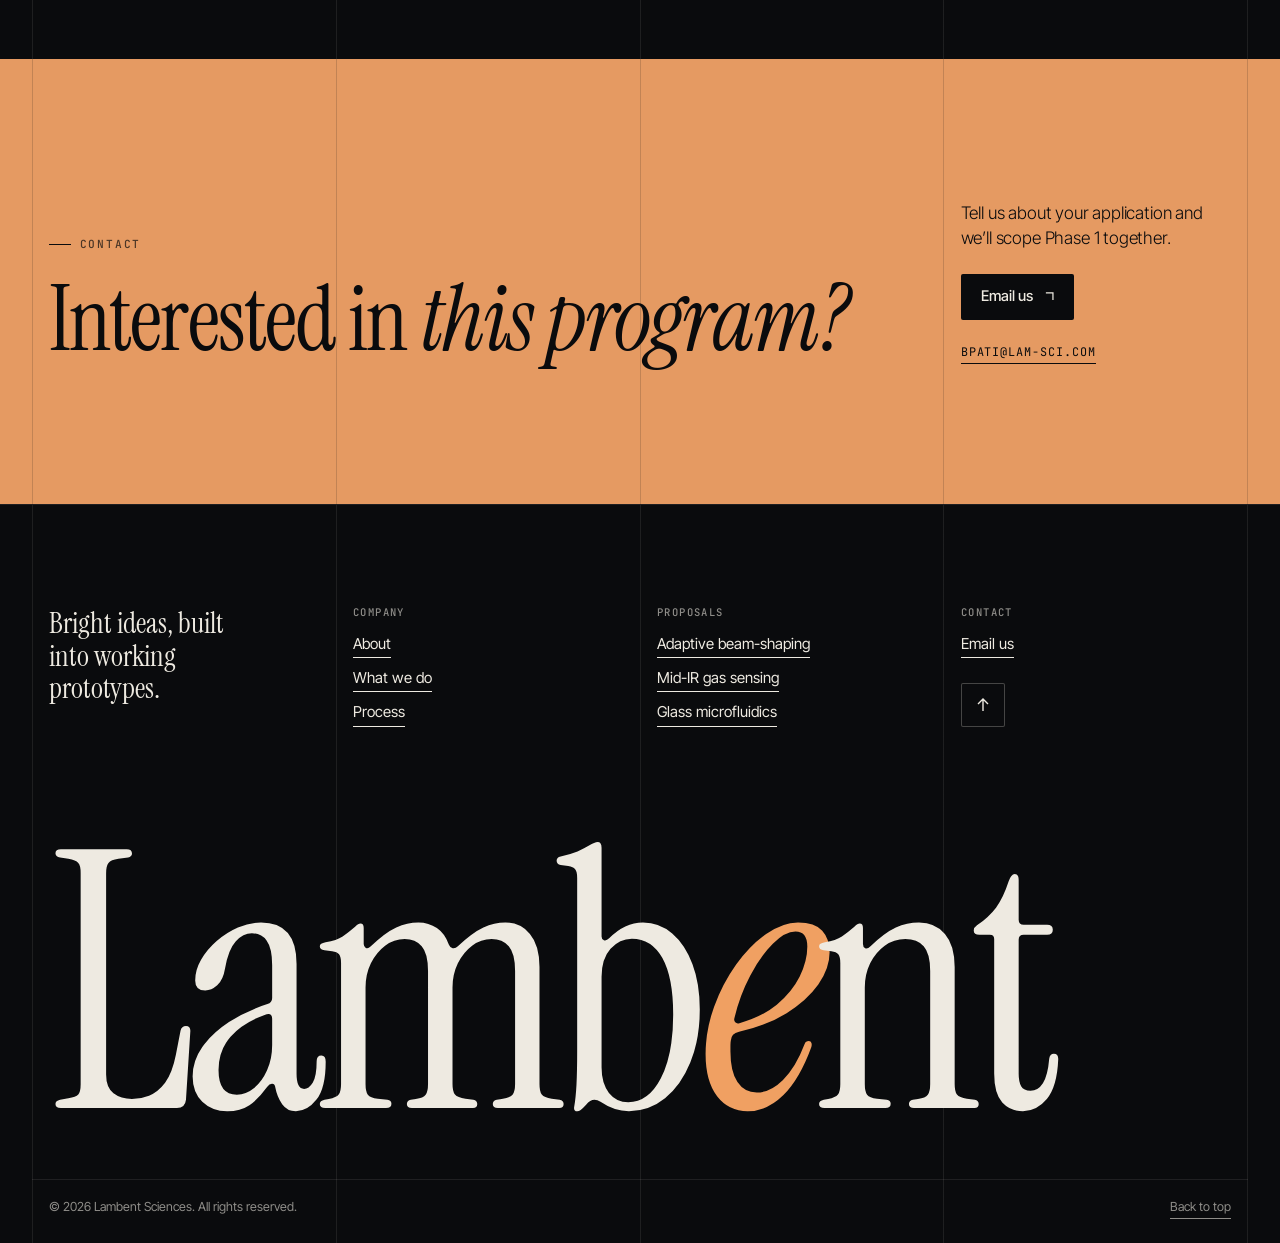
<file: proposals/compact-mid-ir-gas-sensing.html>
<!DOCTYPE html>
<html lang="en">
<head>
  <meta charset="utf-8">
  <meta name="viewport" content="width=device-width, initial-scale=1">
  <title>Compact Mid-Infrared Laser Source for Portable Gas Sensing | Lambent Sciences</title>
  <meta name="description" content="Concept proposal from Lambent Sciences: a compact, low-power mid-infrared laser source for portable, selective trace-gas detection by absorption spectroscopy.">
  <link rel="icon" href="../images/favicon.ico" sizes="48x48">
  <link rel="icon" href="../images/favicon.svg" type="image/svg+xml">
  <link rel="apple-touch-icon" href="../images/apple-touch-icon.png">
  <link rel="manifest" href="../site.webmanifest">
  <meta name="theme-color" content="#0A0B0D">
  <script>(function(){var d=document.documentElement;if(!window.matchMedia||!matchMedia('(prefers-reduced-motion: reduce)').matches){d.classList.add('motion')}})();</script>
  <link rel="preconnect" href="https://fonts.googleapis.com">
  <link rel="preconnect" href="https://fonts.gstatic.com" crossorigin>
  <link rel="stylesheet" href="https://fonts.googleapis.com/css2?family=Instrument+Serif:ital@0;1&family=Inter+Tight:wght@300..600&family=JetBrains+Mono:wght@400;500&display=swap">
  <link rel="stylesheet" href="../styles.css">
</head>
<body>

<header class="hdr" data-tone="dark">
  <div class="hdr-in">
    <div class="hdr-lead">
      <a class="hdr-brand" href="../index.html" aria-label="Lambent Sciences home">
        <img class="hdr-mark" src="../images/logo-mark.svg" alt="" width="26" height="26"><span>Lambent</span>
      </a>
      <p class="hdr-tag">Laser technology, concept to prototype</p>
    </div>
    <nav class="hdr-nav" aria-label="Main">
      <a class="link" href="../index.html#about">About</a>
      <a class="link" href="../index.html#what-we-do">What we do</a>
      <a class="link" href="../index.html#process">Process</a>
      <a class="link" href="../index.html#proposals">Concept proposals</a>
    </nav>
    <div class="hdr-side">
      <a class="hdr-alt" href="../index.html#proposals"><span>Proposals</span><svg class="tick" viewBox="0 0 10 10" aria-hidden="true"><path d="M1 1h8v8" fill="none" stroke="currentColor" stroke-width="1.4"/></svg></a>
      <a class="hdr-cta" href="#contact"><span>Contact</span><svg class="tick" viewBox="0 0 10 10" aria-hidden="true"><path d="M1 1h8v8" fill="none" stroke="currentColor" stroke-width="1.4"/></svg></a>
    </div>
    <button class="ibtn hdr-menu" type="button" aria-expanded="false" aria-controls="menu" aria-label="Open menu"><svg viewBox="0 0 16 16" aria-hidden="true"><path d="M8 1v14M1 8h14" stroke="currentColor" stroke-width="1.4" fill="none"/></svg></button>
  </div>
</header>

<div class="menu" id="menu" data-tone="dark">
  <nav aria-label="Menu">
    <a href="../index.html">Home</a>
    <a href="../index.html#about">About</a>
    <a href="../index.html#what-we-do">What we do</a>
    <a href="../index.html#process">Process</a>
    <a href="../index.html#proposals">Concept proposals</a>
    <a href="#contact">Contact</a>
  </nav>
  <div class="menu-foot">
    <a class="link" href="mailto:Bpati@lam-sci.com">Bpati@lam-sci.com</a>
  </div>
</div>

<main id="top">

<section class="doc-hero sheet" data-tone="dark">
  <div class="grid">
    <nav class="doc-crumb mono soft" aria-label="Breadcrumb">
      <a class="link" href="../index.html">Home</a><span aria-hidden="true">/</span>
      <a class="link" href="../index.html#proposals">Concept proposals</a><span aria-hidden="true">/</span>
      <span aria-current="page">CP&mdash;02</span>
    </nav>
    <div class="doc-title">
      <p class="eyebrow">Concept proposal 02</p>
      <h1>Compact Mid-Infrared Laser Source for <em>Portable Gas Sensing</em></h1>
    </div>
    <p class="lead doc-lead">A small, low-power mid-infrared source designed for portable detection of trace gases.</p>
    <div class="doc-meta mono">
      <span><b>Prepared by</b> Lambent Sciences</span>
      <span><b>Lead</b> Bhabana Pati, President</span>
      <span><b>Status</b> Concept-stage proposal</span>
    </div>
  </div>
</section>

<section class="doc-body sheet" data-tone="ivory">
  <div class="grid">
    <p class="doc-num">Status</p>
    <p class="doc-copy doc-note">Concept-stage proposal. Figures and durations below are planning estimates to be confirmed during feasibility.</p>
  </div>
  <article class="doc-article" aria-label="Compact Mid-Infrared Laser Source for Portable Gas Sensing">
      <section class="doc-sec grid" aria-labelledby="s1" data-reveal>
        <p class="doc-num">01</p>
        <div class="doc-copy">
          <h2 id="s1">Summary</h2>
          <p>Many gases of interest have strong absorption features in the mid-infrared. We propose a compact, low-power mid-infrared laser source packaged for portable, battery-friendly gas detection, from concept through a field-testable prototype.</p>
        </div>
      </section>
      <section class="doc-sec grid" aria-labelledby="s2" data-reveal>
        <p class="doc-num">02</p>
        <div class="doc-copy">
          <h2 id="s2">The problem</h2>
          <p>Laboratory-grade mid-infrared sensing is accurate but bulky, power-hungry, and costly. Portable alternatives often trade away selectivity or sensitivity. There is room for a small source that keeps the benefits of direct absorption spectroscopy.</p>
        </div>
      </section>
      <section class="doc-sec grid" aria-labelledby="s3" data-reveal>
        <p class="doc-num">03</p>
        <div class="doc-copy">
          <h2 id="s3">Proposed approach</h2>
          <ul class="doc-list">
            <li>Select a compact mid-infrared laser type suited to the target gas absorption line.</li>
            <li>Package the source with thermal control and drive electronics sized for portable use.</li>
            <li>Pair it with a short-path or multipass sample cell and a detector.</li>
            <li>Use wavelength modulation or a similar technique to improve sensitivity and reject background.</li>
            <li>Calibrate against reference gas mixtures.</li>
          </ul>
        </div>
      </section>
      <section class="doc-sec grid" aria-labelledby="s4" data-reveal>
        <p class="doc-num">04</p>
        <div class="doc-copy">
          <h2 id="s4">Expected benefits</h2>
          <ul class="doc-list">
            <li>Selective detection based on a gas&#x27;s own absorption signature.</li>
            <li>Small size and low power for handheld or fixed-site monitoring.</li>
            <li>A platform that can be retargeted to other gases by changing the source wavelength.</li>
          </ul>
        </div>
      </section>
      <section class="doc-sec grid" aria-labelledby="s5" data-reveal>
        <p class="doc-num">05</p>
        <div class="doc-copy">
          <h2 id="s5">Program plan, <em>concept to prototype</em></h2>
          <ol class="doc-phases">
            <li><span class="ph-when">Phase 01</span><h3>Concept</h3><span class="ph-dur">about 1 month</span><p>Choose target gas, concentration range, and environment.</p></li>
            <li><span class="ph-when">Phase 02</span><h3>Feasibility</h3><span class="ph-dur">about 2&ndash;3 months</span><p>Evaluate source options, estimate sensitivity, and define the sample cell approach.</p></li>
            <li><span class="ph-when">Phase 03</span><h3>Design</h3><span class="ph-dur">about 3 months</span><p>Design optics, thermal management, electronics, and enclosure.</p></li>
            <li><span class="ph-when">Phase 04</span><h3>Build</h3><span class="ph-dur">about 3 months</span><p>Assemble the prototype sensor.</p></li>
            <li><span class="ph-when">Phase 05</span><h3>Test</h3><span class="ph-dur">about 2&ndash;3 months</span><p>Characterize sensitivity, drift, and cross-sensitivity using reference gases.</p></li>
            <li><span class="ph-when">Phase 06</span><h3>Handoff</h3><span class="ph-dur">about 1 month</span><p>Deliver test data, documentation, and a roadmap to a field pilot.</p></li>
          </ol>
        </div>
      </section>
      <section class="doc-sec grid" aria-labelledby="s6" data-reveal>
        <p class="doc-num">06</p>
        <div class="doc-copy">
          <h2 id="s6">Deliverables</h2>
          <ul class="doc-list">
            <li>Working prototype gas sensor with its laser source.</li>
            <li>Characterization report covering sensitivity, response time, and stability.</li>
            <li>Design documentation and recommended next steps.</li>
          </ul>
        </div>
      </section>
      <section class="doc-sec grid" aria-labelledby="s7" data-reveal>
        <p class="doc-num">07</p>
        <div class="doc-copy">
          <h2 id="s7">Key risks <em>&amp; mitigations</em></h2>
          <dl class="doc-risks">
            <div><dt>Source availability or performance at the needed wavelength</dt><dd>Survey suppliers during feasibility and keep a fallback option.</dd></div>
            <div><dt>Temperature drift affecting calibration</dt><dd>Include active thermal control and drift testing across the expected operating range.</dd></div>
            <div><dt>Interference from other gases or humidity</dt><dd>Select absorption lines carefully and test against likely interferents.</dd></div>
            <div><dt>Laser safety</dt><dd>Classify and label the device appropriately and review with a qualified laser safety officer.</dd></div>
          </dl>
        </div>
      </section>
      <section class="doc-sec grid" aria-labelledby="s8" data-reveal>
        <p class="doc-num">08</p>
        <div class="doc-copy">
          <h2 id="s8">Next step</h2>
          <p>Confirm the target gas and operating environment, then begin Phase 1.</p>
        </div>
      </section>
  </article>
</section>

<section class="proposals sheet" data-tone="dark">
  <div class="grid pr-head">
    <div class="h">
      <p class="eyebrow">More concept proposals</p>
      <h2>Other ideas <em>we&rsquo;ve framed</em></h2>
    </div>
    <p class="soft"><a class="link" href="../index.html#proposals">All proposals</a></p>
  </div>
  <ol class="pr-list">
    <li class="pr" data-reveal>
      <a class="pr-row" href="adaptive-beam-shaping.html">
        <span class="pr-idx">CP&mdash;01</span>
        <span class="pr-main"><span class="pr-title">Adaptive Beam-Shaping for Precision Laser Processing</span><span class="pr-text">A closed-loop system that reshapes the laser beam in real time to hold quality steady as materials and conditions vary.</span></span>
        <span class="pr-go"><span>Read proposal</span><svg viewBox="0 0 16 16" aria-hidden="true"><path d="M3 13L13 3M5 3h8v8" stroke="currentColor" stroke-width="1.4" fill="none"/></svg></span>
      </a>
    </li>
    <li class="pr" data-reveal>
      <a class="pr-row" href="ultrafast-glass-microfluidics.html">
        <span class="pr-idx">CP&mdash;03</span>
        <span class="pr-main"><span class="pr-title">Ultrafast Laser Micromachining of Glass Microfluidic Devices</span><span class="pr-text">Direct-write ultrafast laser fabrication of microchannels in glass, with no masks and fast design iteration.</span></span>
        <span class="pr-go"><span>Read proposal</span><svg viewBox="0 0 16 16" aria-hidden="true"><path d="M3 13L13 3M5 3h8v8" stroke="currentColor" stroke-width="1.4" fill="none"/></svg></span>
      </a>
    </li>
  </ol>
</section>

<section class="contact sheet" id="contact" data-tone="amber">
  <div class="grid ct-grid">
    <div class="ct-head">
      <p class="eyebrow">Contact</p>
      <h2>Interested in <em>this program?</em></h2>
    </div>
    <div class="ct-copy">
      <p class="lead">Tell us about your application and we&rsquo;ll scope Phase 1 together.</p>
      <a class="btn" href="mailto:Bpati@lam-sci.com?subject=Compact%20Mid-Infrared%20Laser%20Source%20for%20Portable%20Gas%20Sensing"><span>Email us</span><svg class="tick" viewBox="0 0 10 10" aria-hidden="true"><path d="M1 1h8v8" fill="none" stroke="currentColor" stroke-width="1.4"/></svg></a>
      <a class="link mono" href="mailto:Bpati@lam-sci.com">Bpati@lam-sci.com</a>
    </div>
  </div>
</section>

</main>

<footer class="ftr" data-tone="dark">
  <div class="grid ftr-grid">
    <div class="ftr-col ftr-lead">
      <p>Bright ideas, built into working prototypes.</p>
    </div>
    <nav class="ftr-col" aria-label="Company">
      <p class="ftr-h">Company</p>
      <a class="link" href="../index.html#about">About</a>
      <a class="link" href="../index.html#what-we-do">What we do</a>
      <a class="link" href="../index.html#process">Process</a>
    </nav>
    <nav class="ftr-col" aria-label="Proposals">
      <p class="ftr-h">Proposals</p>
      <a class="link" href="adaptive-beam-shaping.html">Adaptive beam-shaping</a>
      <a class="link" href="compact-mid-ir-gas-sensing.html" aria-current="page">Mid-IR gas sensing</a>
      <a class="link" href="ultrafast-glass-microfluidics.html">Glass microfluidics</a>
    </nav>
    <div class="ftr-col">
      <p class="ftr-h">Contact</p>
      <a class="link" href="mailto:Bpati@lam-sci.com">Email us</a>
      <a class="ibtn ftr-top" href="#top" aria-label="Back to the top"><svg viewBox="0 0 16 16" aria-hidden="true"><path d="M8 14V2M3 7l5-5 5 5" stroke="currentColor" stroke-width="1.4" fill="none"/></svg></a>
    </div>
  </div>
  <div class="ftr-word" style="--len:7" aria-hidden="true">Lamb<em>e</em>nt</div>
  <div class="ftr-base">
    <span>&copy; <span id="year">2026</span> Lambent Sciences. All rights reserved.</span>
    <a class="link" href="#top">Back to top</a>
  </div>
</footer>

<script src="../script.js"></script>
</body>
</html>
</file>
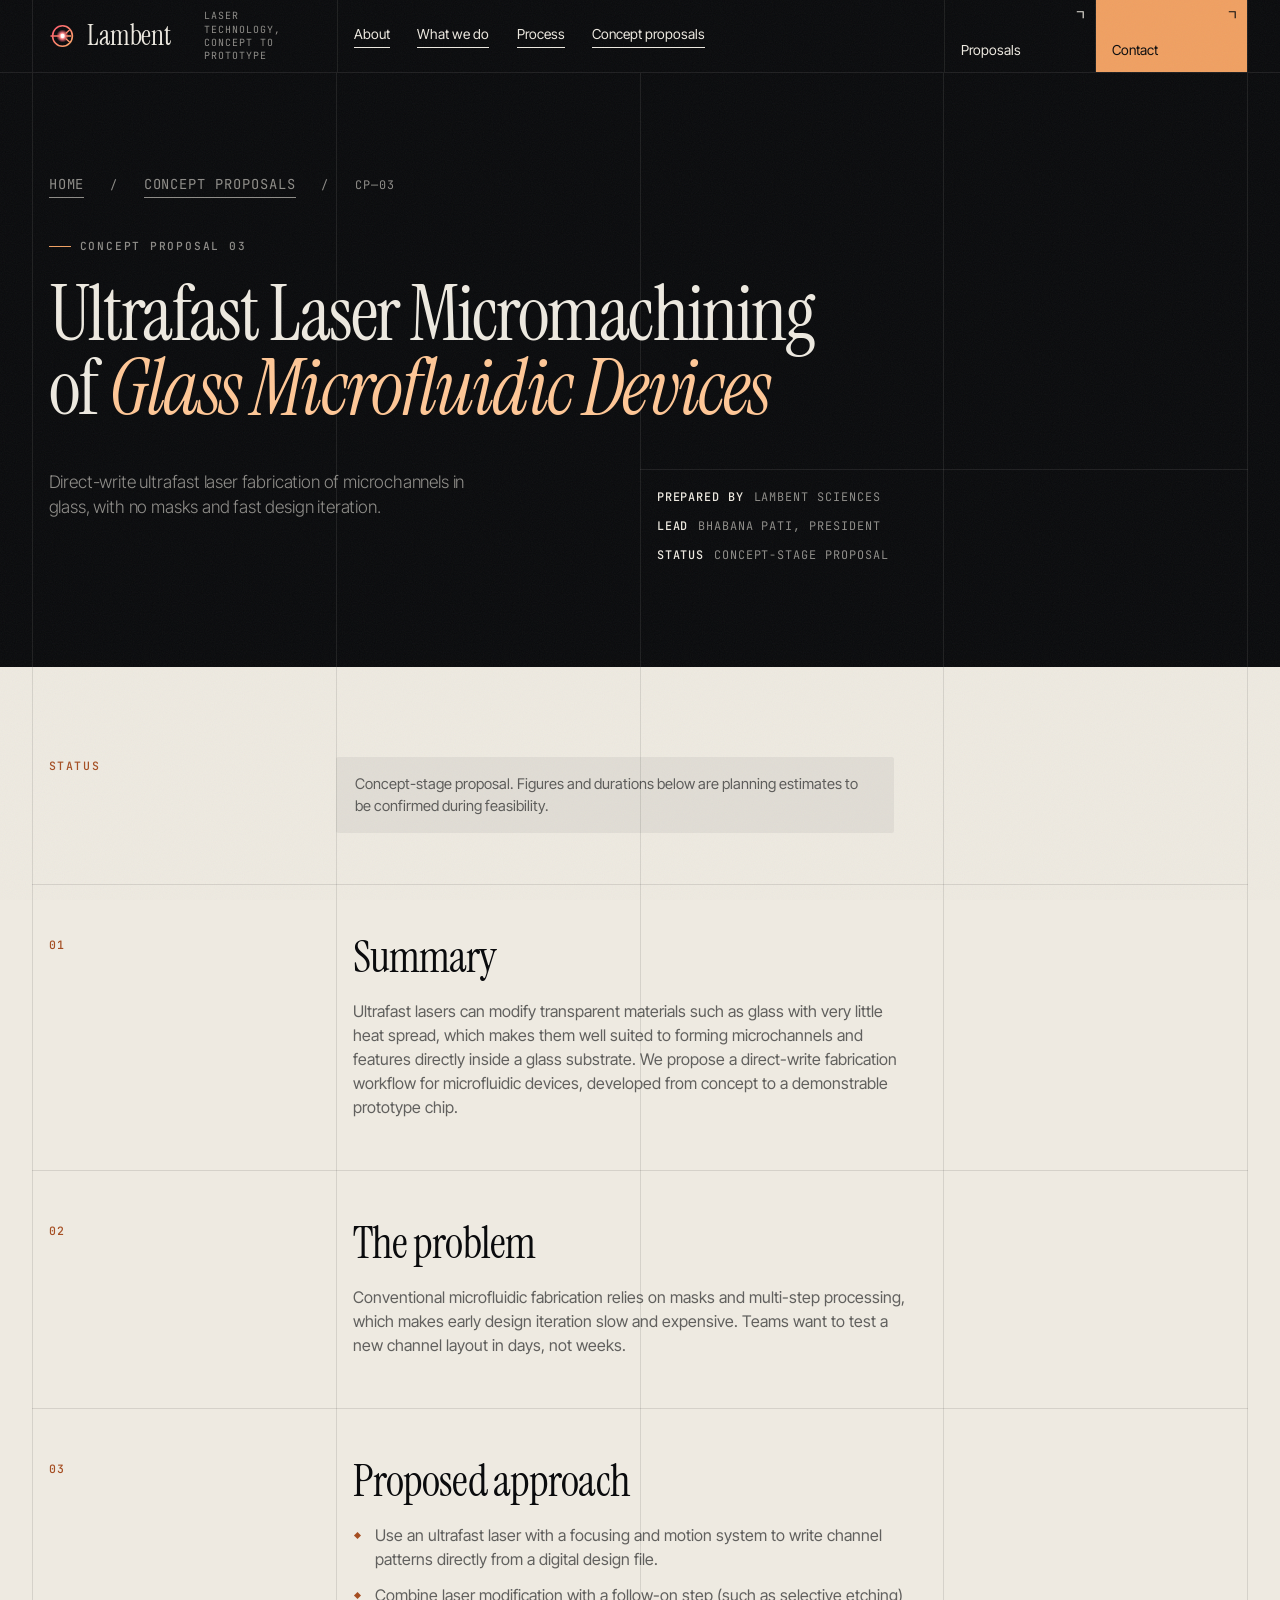
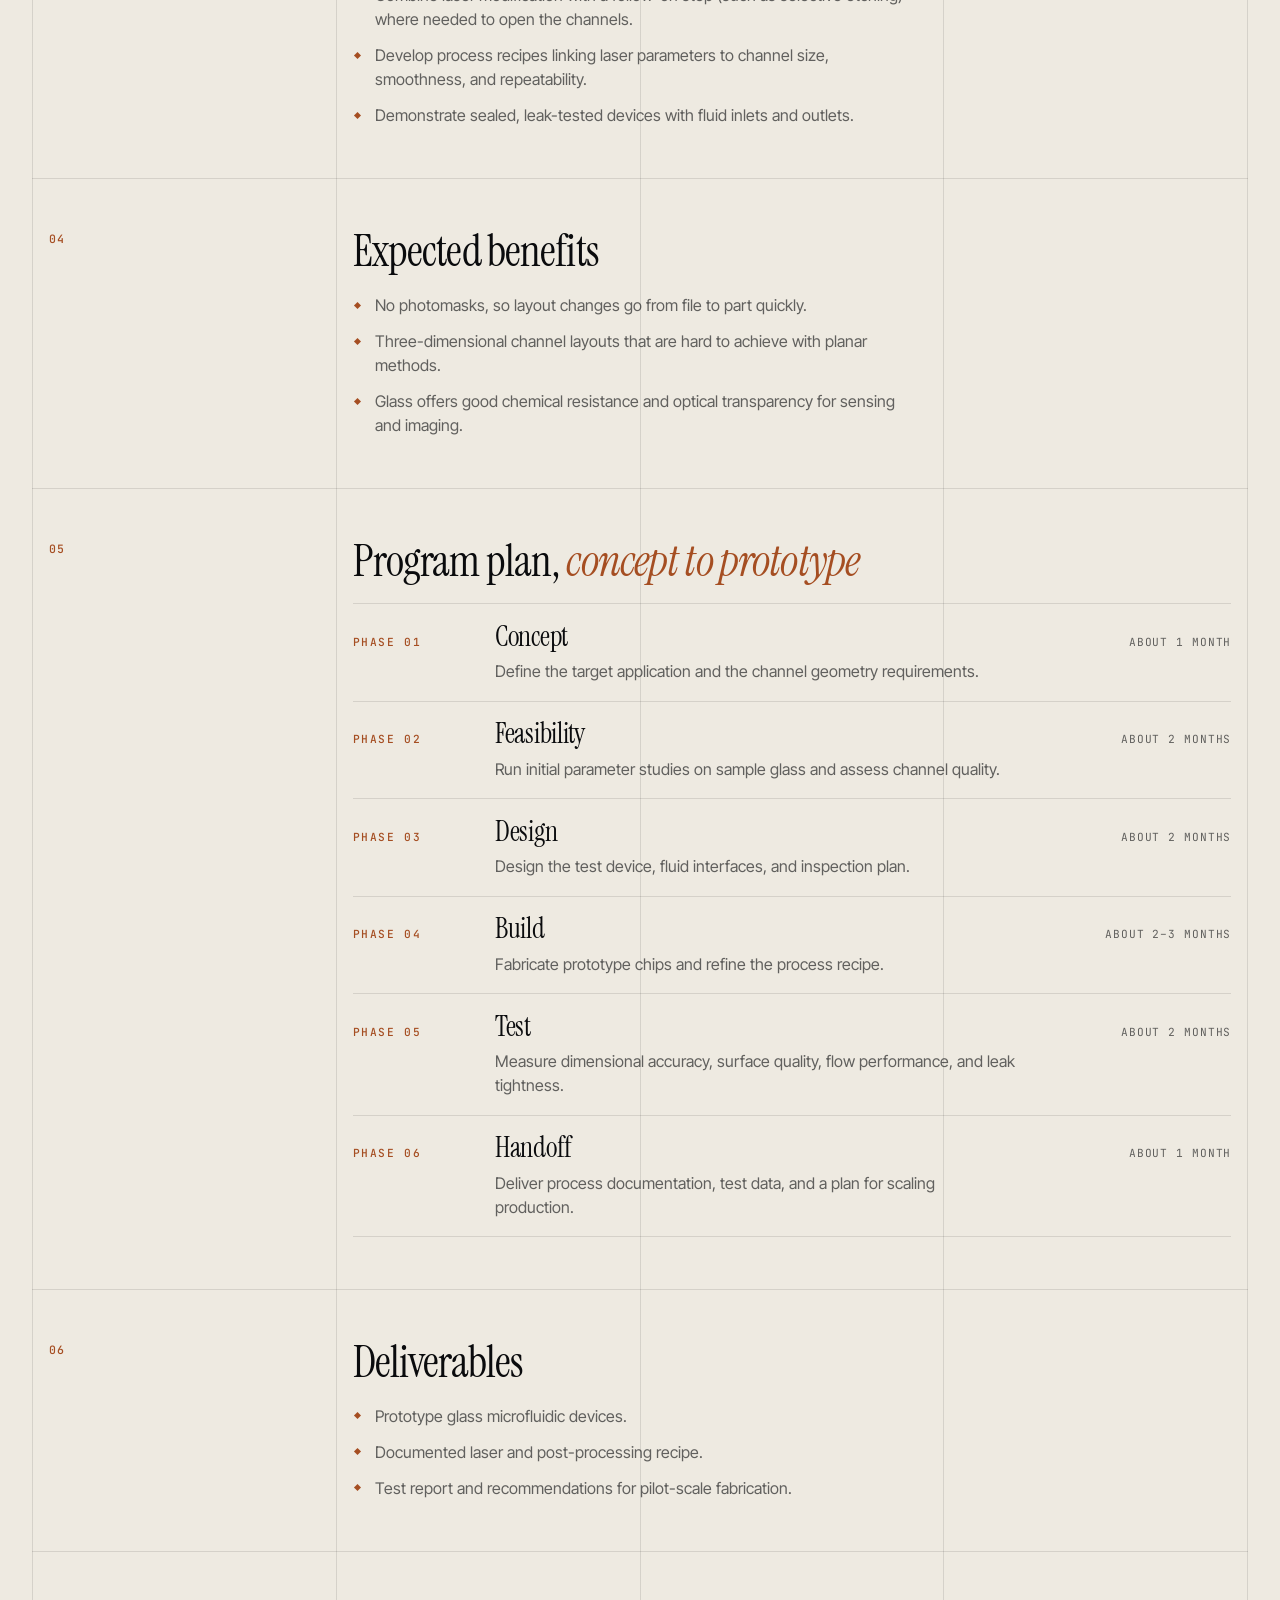
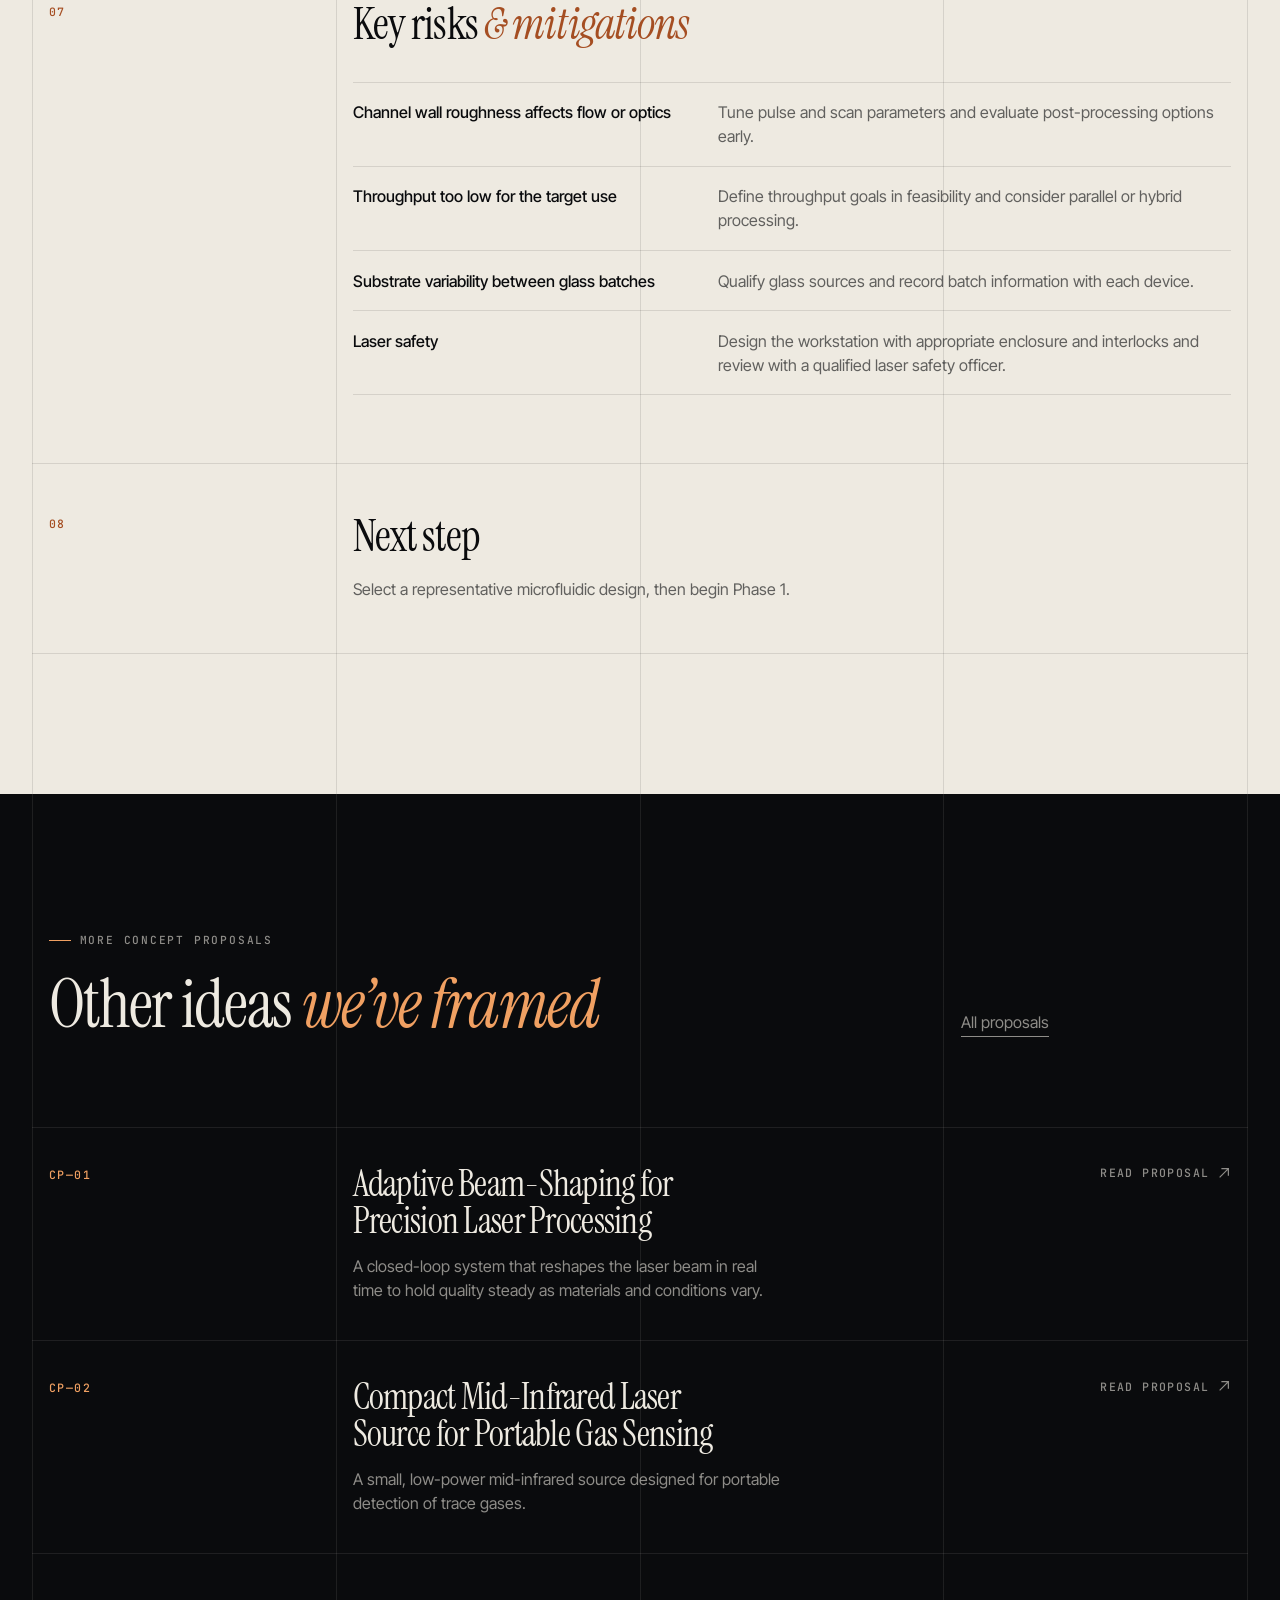
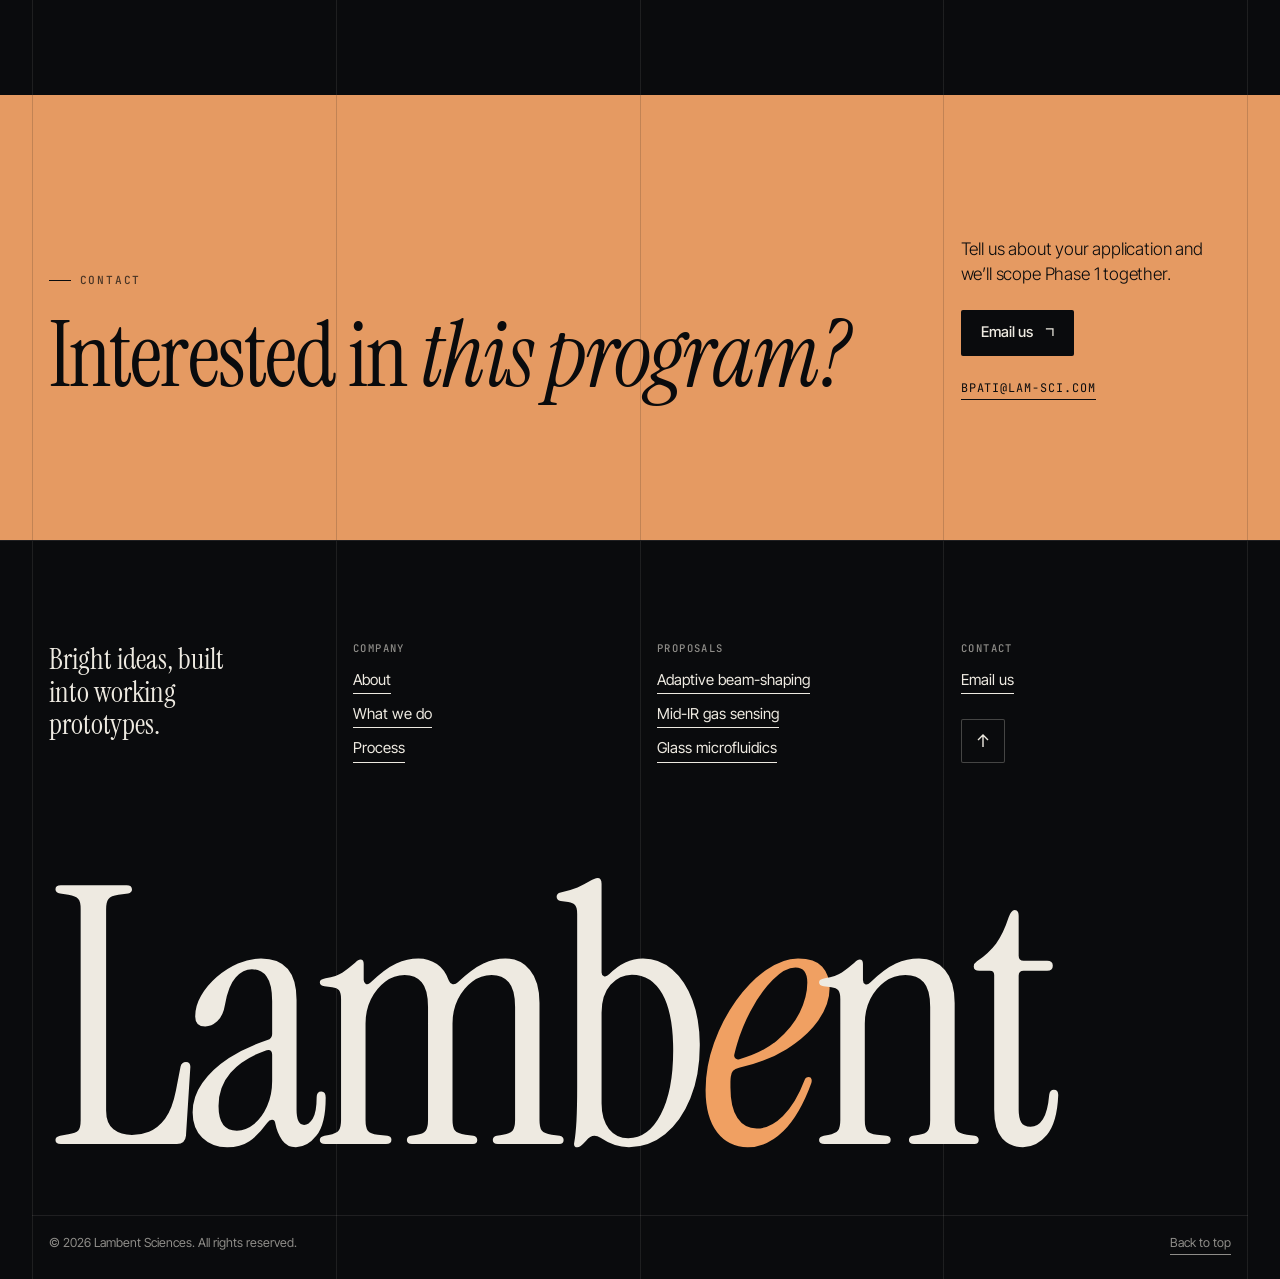
<file: proposals/ultrafast-glass-microfluidics.html>
<!DOCTYPE html>
<html lang="en">
<head>
  <meta charset="utf-8">
  <meta name="viewport" content="width=device-width, initial-scale=1">
  <title>Ultrafast Laser Micromachining of Glass Microfluidic Devices | Lambent Sciences</title>
  <meta name="description" content="Concept proposal from Lambent Sciences: direct-write ultrafast laser micromachining of glass microfluidic channels, with no photomasks and fast design iteration.">
  <link rel="icon" href="../images/favicon.ico" sizes="48x48">
  <link rel="icon" href="../images/favicon.svg" type="image/svg+xml">
  <link rel="apple-touch-icon" href="../images/apple-touch-icon.png">
  <link rel="manifest" href="../site.webmanifest">
  <meta name="theme-color" content="#0A0B0D">
  <script>(function(){var d=document.documentElement;if(!window.matchMedia||!matchMedia('(prefers-reduced-motion: reduce)').matches){d.classList.add('motion')}})();</script>
  <link rel="preconnect" href="https://fonts.googleapis.com">
  <link rel="preconnect" href="https://fonts.gstatic.com" crossorigin>
  <link rel="stylesheet" href="https://fonts.googleapis.com/css2?family=Instrument+Serif:ital@0;1&family=Inter+Tight:wght@300..600&family=JetBrains+Mono:wght@400;500&display=swap">
  <link rel="stylesheet" href="../styles.css">
</head>
<body>

<header class="hdr" data-tone="dark">
  <div class="hdr-in">
    <div class="hdr-lead">
      <a class="hdr-brand" href="../index.html" aria-label="Lambent Sciences home">
        <img class="hdr-mark" src="../images/logo-mark.svg" alt="" width="26" height="26"><span>Lambent</span>
      </a>
      <p class="hdr-tag">Laser technology, concept to prototype</p>
    </div>
    <nav class="hdr-nav" aria-label="Main">
      <a class="link" href="../index.html#about">About</a>
      <a class="link" href="../index.html#what-we-do">What we do</a>
      <a class="link" href="../index.html#process">Process</a>
      <a class="link" href="../index.html#proposals">Concept proposals</a>
    </nav>
    <div class="hdr-side">
      <a class="hdr-alt" href="../index.html#proposals"><span>Proposals</span><svg class="tick" viewBox="0 0 10 10" aria-hidden="true"><path d="M1 1h8v8" fill="none" stroke="currentColor" stroke-width="1.4"/></svg></a>
      <a class="hdr-cta" href="#contact"><span>Contact</span><svg class="tick" viewBox="0 0 10 10" aria-hidden="true"><path d="M1 1h8v8" fill="none" stroke="currentColor" stroke-width="1.4"/></svg></a>
    </div>
    <button class="ibtn hdr-menu" type="button" aria-expanded="false" aria-controls="menu" aria-label="Open menu"><svg viewBox="0 0 16 16" aria-hidden="true"><path d="M8 1v14M1 8h14" stroke="currentColor" stroke-width="1.4" fill="none"/></svg></button>
  </div>
</header>

<div class="menu" id="menu" data-tone="dark">
  <nav aria-label="Menu">
    <a href="../index.html">Home</a>
    <a href="../index.html#about">About</a>
    <a href="../index.html#what-we-do">What we do</a>
    <a href="../index.html#process">Process</a>
    <a href="../index.html#proposals">Concept proposals</a>
    <a href="#contact">Contact</a>
  </nav>
  <div class="menu-foot">
    <a class="link" href="mailto:Bpati@lam-sci.com">Bpati@lam-sci.com</a>
  </div>
</div>

<main id="top">

<section class="doc-hero sheet" data-tone="dark">
  <div class="grid">
    <nav class="doc-crumb mono soft" aria-label="Breadcrumb">
      <a class="link" href="../index.html">Home</a><span aria-hidden="true">/</span>
      <a class="link" href="../index.html#proposals">Concept proposals</a><span aria-hidden="true">/</span>
      <span aria-current="page">CP&mdash;03</span>
    </nav>
    <div class="doc-title">
      <p class="eyebrow">Concept proposal 03</p>
      <h1>Ultrafast Laser Micromachining of <em>Glass Microfluidic Devices</em></h1>
    </div>
    <p class="lead doc-lead">Direct-write ultrafast laser fabrication of microchannels in glass, with no masks and fast design iteration.</p>
    <div class="doc-meta mono">
      <span><b>Prepared by</b> Lambent Sciences</span>
      <span><b>Lead</b> Bhabana Pati, President</span>
      <span><b>Status</b> Concept-stage proposal</span>
    </div>
  </div>
</section>

<section class="doc-body sheet" data-tone="ivory">
  <div class="grid">
    <p class="doc-num">Status</p>
    <p class="doc-copy doc-note">Concept-stage proposal. Figures and durations below are planning estimates to be confirmed during feasibility.</p>
  </div>
  <article class="doc-article" aria-label="Ultrafast Laser Micromachining of Glass Microfluidic Devices">
      <section class="doc-sec grid" aria-labelledby="s1" data-reveal>
        <p class="doc-num">01</p>
        <div class="doc-copy">
          <h2 id="s1">Summary</h2>
          <p>Ultrafast lasers can modify transparent materials such as glass with very little heat spread, which makes them well suited to forming microchannels and features directly inside a glass substrate. We propose a direct-write fabrication workflow for microfluidic devices, developed from concept to a demonstrable prototype chip.</p>
        </div>
      </section>
      <section class="doc-sec grid" aria-labelledby="s2" data-reveal>
        <p class="doc-num">02</p>
        <div class="doc-copy">
          <h2 id="s2">The problem</h2>
          <p>Conventional microfluidic fabrication relies on masks and multi-step processing, which makes early design iteration slow and expensive. Teams want to test a new channel layout in days, not weeks.</p>
        </div>
      </section>
      <section class="doc-sec grid" aria-labelledby="s3" data-reveal>
        <p class="doc-num">03</p>
        <div class="doc-copy">
          <h2 id="s3">Proposed approach</h2>
          <ul class="doc-list">
            <li>Use an ultrafast laser with a focusing and motion system to write channel patterns directly from a digital design file.</li>
            <li>Combine laser modification with a follow-on step (such as selective etching) where needed to open the channels.</li>
            <li>Develop process recipes linking laser parameters to channel size, smoothness, and repeatability.</li>
            <li>Demonstrate sealed, leak-tested devices with fluid inlets and outlets.</li>
          </ul>
        </div>
      </section>
      <section class="doc-sec grid" aria-labelledby="s4" data-reveal>
        <p class="doc-num">04</p>
        <div class="doc-copy">
          <h2 id="s4">Expected benefits</h2>
          <ul class="doc-list">
            <li>No photomasks, so layout changes go from file to part quickly.</li>
            <li>Three-dimensional channel layouts that are hard to achieve with planar methods.</li>
            <li>Glass offers good chemical resistance and optical transparency for sensing and imaging.</li>
          </ul>
        </div>
      </section>
      <section class="doc-sec grid" aria-labelledby="s5" data-reveal>
        <p class="doc-num">05</p>
        <div class="doc-copy">
          <h2 id="s5">Program plan, <em>concept to prototype</em></h2>
          <ol class="doc-phases">
            <li><span class="ph-when">Phase 01</span><h3>Concept</h3><span class="ph-dur">about 1 month</span><p>Define the target application and the channel geometry requirements.</p></li>
            <li><span class="ph-when">Phase 02</span><h3>Feasibility</h3><span class="ph-dur">about 2 months</span><p>Run initial parameter studies on sample glass and assess channel quality.</p></li>
            <li><span class="ph-when">Phase 03</span><h3>Design</h3><span class="ph-dur">about 2 months</span><p>Design the test device, fluid interfaces, and inspection plan.</p></li>
            <li><span class="ph-when">Phase 04</span><h3>Build</h3><span class="ph-dur">about 2&ndash;3 months</span><p>Fabricate prototype chips and refine the process recipe.</p></li>
            <li><span class="ph-when">Phase 05</span><h3>Test</h3><span class="ph-dur">about 2 months</span><p>Measure dimensional accuracy, surface quality, flow performance, and leak tightness.</p></li>
            <li><span class="ph-when">Phase 06</span><h3>Handoff</h3><span class="ph-dur">about 1 month</span><p>Deliver process documentation, test data, and a plan for scaling production.</p></li>
          </ol>
        </div>
      </section>
      <section class="doc-sec grid" aria-labelledby="s6" data-reveal>
        <p class="doc-num">06</p>
        <div class="doc-copy">
          <h2 id="s6">Deliverables</h2>
          <ul class="doc-list">
            <li>Prototype glass microfluidic devices.</li>
            <li>Documented laser and post-processing recipe.</li>
            <li>Test report and recommendations for pilot-scale fabrication.</li>
          </ul>
        </div>
      </section>
      <section class="doc-sec grid" aria-labelledby="s7" data-reveal>
        <p class="doc-num">07</p>
        <div class="doc-copy">
          <h2 id="s7">Key risks <em>&amp; mitigations</em></h2>
          <dl class="doc-risks">
            <div><dt>Channel wall roughness affects flow or optics</dt><dd>Tune pulse and scan parameters and evaluate post-processing options early.</dd></div>
            <div><dt>Throughput too low for the target use</dt><dd>Define throughput goals in feasibility and consider parallel or hybrid processing.</dd></div>
            <div><dt>Substrate variability between glass batches</dt><dd>Qualify glass sources and record batch information with each device.</dd></div>
            <div><dt>Laser safety</dt><dd>Design the workstation with appropriate enclosure and interlocks and review with a qualified laser safety officer.</dd></div>
          </dl>
        </div>
      </section>
      <section class="doc-sec grid" aria-labelledby="s8" data-reveal>
        <p class="doc-num">08</p>
        <div class="doc-copy">
          <h2 id="s8">Next step</h2>
          <p>Select a representative microfluidic design, then begin Phase 1.</p>
        </div>
      </section>
  </article>
</section>

<section class="proposals sheet" data-tone="dark">
  <div class="grid pr-head">
    <div class="h">
      <p class="eyebrow">More concept proposals</p>
      <h2>Other ideas <em>we&rsquo;ve framed</em></h2>
    </div>
    <p class="soft"><a class="link" href="../index.html#proposals">All proposals</a></p>
  </div>
  <ol class="pr-list">
    <li class="pr" data-reveal>
      <a class="pr-row" href="adaptive-beam-shaping.html">
        <span class="pr-idx">CP&mdash;01</span>
        <span class="pr-main"><span class="pr-title">Adaptive Beam-Shaping for Precision Laser Processing</span><span class="pr-text">A closed-loop system that reshapes the laser beam in real time to hold quality steady as materials and conditions vary.</span></span>
        <span class="pr-go"><span>Read proposal</span><svg viewBox="0 0 16 16" aria-hidden="true"><path d="M3 13L13 3M5 3h8v8" stroke="currentColor" stroke-width="1.4" fill="none"/></svg></span>
      </a>
    </li>
    <li class="pr" data-reveal>
      <a class="pr-row" href="compact-mid-ir-gas-sensing.html">
        <span class="pr-idx">CP&mdash;02</span>
        <span class="pr-main"><span class="pr-title">Compact Mid-Infrared Laser Source for Portable Gas Sensing</span><span class="pr-text">A small, low-power mid-infrared source designed for portable detection of trace gases.</span></span>
        <span class="pr-go"><span>Read proposal</span><svg viewBox="0 0 16 16" aria-hidden="true"><path d="M3 13L13 3M5 3h8v8" stroke="currentColor" stroke-width="1.4" fill="none"/></svg></span>
      </a>
    </li>
  </ol>
</section>

<section class="contact sheet" id="contact" data-tone="amber">
  <div class="grid ct-grid">
    <div class="ct-head">
      <p class="eyebrow">Contact</p>
      <h2>Interested in <em>this program?</em></h2>
    </div>
    <div class="ct-copy">
      <p class="lead">Tell us about your application and we&rsquo;ll scope Phase 1 together.</p>
      <a class="btn" href="mailto:Bpati@lam-sci.com?subject=Ultrafast%20Laser%20Micromachining%20of%20Glass%20Microfluidic%20Devices"><span>Email us</span><svg class="tick" viewBox="0 0 10 10" aria-hidden="true"><path d="M1 1h8v8" fill="none" stroke="currentColor" stroke-width="1.4"/></svg></a>
      <a class="link mono" href="mailto:Bpati@lam-sci.com">Bpati@lam-sci.com</a>
    </div>
  </div>
</section>

</main>

<footer class="ftr" data-tone="dark">
  <div class="grid ftr-grid">
    <div class="ftr-col ftr-lead">
      <p>Bright ideas, built into working prototypes.</p>
    </div>
    <nav class="ftr-col" aria-label="Company">
      <p class="ftr-h">Company</p>
      <a class="link" href="../index.html#about">About</a>
      <a class="link" href="../index.html#what-we-do">What we do</a>
      <a class="link" href="../index.html#process">Process</a>
    </nav>
    <nav class="ftr-col" aria-label="Proposals">
      <p class="ftr-h">Proposals</p>
      <a class="link" href="adaptive-beam-shaping.html">Adaptive beam-shaping</a>
      <a class="link" href="compact-mid-ir-gas-sensing.html">Mid-IR gas sensing</a>
      <a class="link" href="ultrafast-glass-microfluidics.html" aria-current="page">Glass microfluidics</a>
    </nav>
    <div class="ftr-col">
      <p class="ftr-h">Contact</p>
      <a class="link" href="mailto:Bpati@lam-sci.com">Email us</a>
      <a class="ibtn ftr-top" href="#top" aria-label="Back to the top"><svg viewBox="0 0 16 16" aria-hidden="true"><path d="M8 14V2M3 7l5-5 5 5" stroke="currentColor" stroke-width="1.4" fill="none"/></svg></a>
    </div>
  </div>
  <div class="ftr-word" style="--len:7" aria-hidden="true">Lamb<em>e</em>nt</div>
  <div class="ftr-base">
    <span>&copy; <span id="year">2026</span> Lambent Sciences. All rights reserved.</span>
    <a class="link" href="#top">Back to top</a>
  </div>
</footer>

<script src="../script.js"></script>
</body>
</html>
</file>
<file: styles.css>
/* Lambent Sciences — editorial ruled-grid design.
   Tokens: --ink (near-black), --ivory / --bone (paper), --amber (laser accent), three font stacks.
   Each section sets data-tone (dark, ivory, bone, amber), which re-points --rule / --soft / --acc;
   the header recolours to the tone of the section underneath it (script.js). */

:root {
  --ink: #0A0B0D; --ink-2: #121317;
  --ivory: #EEEAE1; --bone: #E3DDD1;
  --amber: #F0A062; --amber-hi: #FFC796; --amber-deep: #A54E22; --flare: #FF5D6E;
  --field: #E59A62;
  --muted: #7F838A;
  --f-display: "Instrument Serif", Georgia, serif;
  --f-text: "Inter Tight", system-ui, -apple-system, "Segoe UI", sans-serif;
  --f-mono: "JetBrains Mono", ui-monospace, monospace;
  --pad: clamp(16px, 2.5vw, 32px);
  --cell: clamp(12px, 1.3vw, 18px);
  --hdr: 72px; --r: 2px;
  --sp: clamp(96px, 11vw, 176px);
  --ease: cubic-bezier(.7, 0, .2, 1);
}

*, *::before, *::after { box-sizing: border-box; }
html { -webkit-text-size-adjust: 100%; text-size-adjust: 100%; background: var(--ink); scroll-behavior: smooth; scroll-padding-top: var(--hdr); }
@media (prefers-reduced-motion: reduce) { html { scroll-behavior: auto; } }
body { margin: 0; background: var(--ink); color: var(--ivory); font: 400 16px/1.5 var(--f-text); -webkit-font-smoothing: antialiased; text-rendering: optimizeLegibility; }
body::after { content: ""; position: fixed; inset: 0; z-index: 300; pointer-events: none; opacity: .05; background-image: url("data:image/svg+xml;utf8,<svg xmlns='http://www.w3.org/2000/svg' width='180' height='180'><filter id='n'><feTurbulence type='fractalNoise' baseFrequency='.9' numOctaves='3' stitchTiles='stitch'/></filter><rect width='100%' height='100%' filter='url(%23n)'/></svg>"); }
svg, canvas, img { display: block; }
a { color: inherit; text-decoration: none; }
h1, h2, h3, p, figure, ul, ol { margin: 0; }
ul, ol { padding: 0; list-style: none; }
button { font: inherit; color: inherit; }
:focus-visible { outline: 1px solid var(--amber); outline-offset: 3px; }
::selection { background: var(--amber); color: var(--ink); }

/* type */
h2 { font: 400 clamp(2.5rem, 5.2vw, 4.8rem)/.98 var(--f-display); letter-spacing: -.02em; text-wrap: balance; overflow-wrap: break-word; }
h2 em, .em { font-style: italic; color: var(--acc); }
h3 { font: 400 clamp(1.4rem, 2vw, 1.8rem)/1.1 var(--f-display); letter-spacing: -.01em; }
.lead { font-size: clamp(1.08rem, 1.3vw, 1.26rem); line-height: 1.45; letter-spacing: -.01em; font-weight: 300; }
.eyebrow { display: flex; align-items: center; gap: .8em; font: 500 .7rem/1 var(--f-mono); letter-spacing: .16em; text-transform: uppercase; color: var(--soft); }
.eyebrow::before { content: ""; width: 22px; height: 1px; background: var(--acc); }
.mono { font-family: var(--f-mono); font-size: .74rem; letter-spacing: .08em; text-transform: uppercase; }
.soft { color: var(--soft); }
.acc { color: var(--acc); }

/* tones */
[data-tone] { --rule: rgba(238,234,225,.1); --soft: rgba(238,234,225,.58); --acc: var(--amber); }
[data-tone="dark"]  { background: var(--ink);   color: var(--ivory); --rule: rgba(238,234,225,.09); --soft: rgba(238,234,225,.58); --acc: var(--amber); --chip: rgba(238,234,225,.06); }
[data-tone="ivory"] { background: var(--ivory); color: var(--ink); --rule: rgba(10,11,13,.11); --soft: rgba(10,11,13,.62); --acc: var(--amber-deep); --chip: rgba(10,11,13,.055); }
[data-tone="bone"]  { background: var(--bone);  color: var(--ink); --rule: rgba(10,11,13,.12); --soft: rgba(10,11,13,.62); --acc: var(--amber-deep); --chip: rgba(10,11,13,.06); }
[data-tone="amber"] { background: var(--field); color: var(--ink); --rule: rgba(10,11,13,.16); --soft: rgba(10,11,13,.7); --acc: var(--ink); --chip: rgba(10,11,13,.08); }

/* ruled grid */
.sheet { position: relative; isolation: isolate; overflow-x: clip; padding: var(--sp) var(--pad); }
.sheet::before, .ftr::before {
  content: ""; position: absolute; inset: 0 var(--pad); z-index: -1; pointer-events: none;
  background:
    linear-gradient(var(--rule), var(--rule)) 0 0/1px 100% no-repeat,
    linear-gradient(var(--rule), var(--rule)) 25% 0/1px 100% no-repeat,
    linear-gradient(var(--rule), var(--rule)) 50% 0/1px 100% no-repeat,
    linear-gradient(var(--rule), var(--rule)) 75% 0/1px 100% no-repeat,
    linear-gradient(var(--rule), var(--rule)) 100% 0/1px 100% no-repeat;
}
.grid { display: grid; grid-template-columns: repeat(4, minmax(0, 1fr)); }
.grid > * { padding-inline: var(--cell); min-width: 0; }
@media (max-width: 760px) {
  .sheet::before, .ftr::before {
    background:
      linear-gradient(var(--rule), var(--rule)) 0 0/1px 100% no-repeat,
      linear-gradient(var(--rule), var(--rule)) 50% 0/1px 100% no-repeat,
      linear-gradient(var(--rule), var(--rule)) 100% 0/1px 100% no-repeat;
  }
  .grid { grid-template-columns: repeat(2, minmax(0, 1fr)); }
}
.frame { position: relative; overflow: hidden; border-radius: var(--r); background: var(--ink-2); }
.frame > svg { position: absolute; inset: 0; width: 100%; height: 100%; }

/* buttons & links */
.btn { --b: var(--amber); --f: var(--ink); --h: var(--ivory); --hf: var(--ink); position: relative; isolation: isolate; overflow: hidden; display: inline-flex; align-items: center; gap: .8em; white-space: nowrap; padding: 1.05em 1.4em; border-radius: var(--r); background: var(--b); color: var(--f); font: 500 .92rem/1 var(--f-text); border: 0; cursor: pointer; transition: color .45s var(--ease); }
[data-tone="ivory"] .btn, [data-tone="bone"] .btn, [data-tone="amber"] .btn { --b: var(--ink); --f: var(--ivory); --h: var(--amber); --hf: var(--ink); }
[data-tone="amber"] .btn { --h: var(--ivory); }
.btn::before, .btn::after { content: ""; position: absolute; left: 0; right: 0; height: 51%; background: var(--h); z-index: -1; transform: scaleX(0); transition: transform .55s var(--ease); }
.btn::before { top: 0; transform-origin: 0 50%; }
.btn::after { bottom: 0; transform-origin: 100% 50%; }
.btn .tick { width: .6em; height: .6em; flex: none; }
.btn-line { --b: transparent !important; --f: currentColor !important; box-shadow: inset 0 0 0 1px color-mix(in oklab, currentColor 32%, transparent); }
@media (hover: hover) { .btn:hover { color: var(--hf); } .btn:hover::before, .btn:hover::after { transform: scaleX(1); } }
.link { display: inline-block; white-space: nowrap; padding-bottom: .18em; background: linear-gradient(currentColor, currentColor) 0 100%/100% 1px no-repeat; }
@media (hover: hover) { .link:hover { animation: pass .7s var(--ease); } }
@keyframes pass { 0% { background-position: 100% 100%; background-size: 100% 1px; } 45% { background-position: 100% 100%; background-size: 0 1px; } 46% { background-position: 0 100%; background-size: 0 1px; } 100% { background-position: 0 100%; background-size: 100% 1px; } }
.ibtn { position: relative; isolation: isolate; overflow: hidden; display: inline-grid; place-items: center; width: 44px; height: 44px; flex: none; border: 0; border-radius: var(--r); background: transparent; color: inherit; cursor: pointer; box-shadow: inset 0 0 0 1px color-mix(in oklab, currentColor 26%, transparent); transition: color .4s var(--ease); }
.ibtn::before { content: ""; position: absolute; inset: 0; background: var(--amber); z-index: -1; transform: scaleY(0); transform-origin: 50% 100%; transition: transform .45s var(--ease); }
.ibtn svg { width: 16px; height: 16px; transition: transform .45s var(--ease); }
@media (hover: hover) { .ibtn:hover { color: var(--ink); } .ibtn:hover::before { transform: scaleY(1); } }

/* header */
.hdr { position: fixed; inset: 0 0 auto; z-index: 50; border-bottom: 1px solid var(--rule); transition: background-color .5s var(--ease), color .5s var(--ease); }
.hdr-in { display: grid; grid-template-columns: repeat(4, minmax(0, 1fr)); min-height: var(--hdr); margin-inline: var(--pad); border-inline: 1px solid var(--rule); }
.hdr-in > * { min-width: 0; }
.hdr-lead { grid-column: 1; display: flex; align-items: center; gap: var(--cell); }
.hdr-brand { display: flex; align-items: center; gap: .45em; padding: 0 var(--cell); font: 400 1.75rem/1 var(--f-display); letter-spacing: -.01em; white-space: nowrap; }
.hdr-mark { width: .9em; height: .9em; }
.hdr-tag { font: 400 .62rem/1.35 var(--f-mono); letter-spacing: .1em; text-transform: uppercase; max-width: 20ch; padding-right: var(--cell); color: var(--soft); }
.hdr-nav { grid-column: 2/4; display: flex; flex-wrap: wrap; align-content: center; gap: .45rem 1.7rem; padding: .8rem var(--cell); border-left: 1px solid var(--rule); font-size: .86rem; }
.hdr-side { grid-column: 4; display: grid; grid-template-columns: 1fr 1fr; border-left: 1px solid var(--rule); }
.hdr-side a { position: relative; display: flex; align-items: flex-end; padding: .7rem var(--cell); font-size: .86rem; white-space: nowrap; overflow: hidden; }
.hdr-side .tick { position: absolute; top: .7rem; right: .7rem; width: 8px; height: 8px; }
.hdr-alt { border-right: 1px solid var(--rule); }
.hdr-cta { background: var(--amber); color: var(--ink); }
.hdr-cta::before { content: ""; position: absolute; inset: 0; background: var(--ivory); transform: scaleY(0); transform-origin: 50% 100%; transition: transform .45s var(--ease); }
.hdr-cta span, .hdr-side .hdr-cta .tick { position: relative; z-index: 1; }
.hdr-side .hdr-cta .tick { position: absolute; }
.hdr[data-tone="ivory"] .hdr-cta, .hdr[data-tone="bone"] .hdr-cta, .hdr[data-tone="amber"] .hdr-cta { background: var(--ink); color: var(--ivory); }
@media (hover: hover) { .hdr-cta:hover::before { transform: scaleY(1); } .hdr[data-tone] .hdr-cta:hover { color: var(--ink); } }
.hdr-menu { display: none; }
.menu { position: fixed; inset: var(--hdr) 0 0; z-index: 49; display: flex; flex-direction: column; justify-content: space-between; gap: 2rem; padding: 1.5rem var(--pad) 2rem; overflow-y: auto; visibility: hidden; clip-path: inset(0 0 100% 0); transition: clip-path .6s var(--ease), visibility 0s .6s; }
.menu.is-open { visibility: visible; clip-path: inset(0 0 0 0); transition: clip-path .6s var(--ease); }
.menu nav { display: flex; flex-direction: column; }
.menu nav a { padding: .6rem 0; border-bottom: 1px solid var(--rule); font: 400 clamp(2rem, 8.5vw, 2.8rem)/1.1 var(--f-display); }
.menu-foot { font-size: .95rem; }
.hdr-menu[aria-expanded="true"] svg { transform: rotate(45deg); }
@media (max-width: 900px) {
  :root { --hdr: 60px; }
  .hdr-in { grid-template-columns: 1fr auto auto; border-inline: 0; margin-inline: 0; padding-left: calc(var(--pad) - var(--cell)); }
  .hdr-tag, .hdr-nav, .hdr-side .hdr-alt { display: none; }
  .hdr-side { grid-column: auto; grid-template-columns: auto; }
  .hdr-cta { padding-inline: 1.1rem 1.6rem !important; }
  .hdr-menu { display: inline-grid; align-self: center; margin: 0 var(--pad) 0 .6rem; }
  .hdr-brand { font-size: 1.5rem; }
}

/* hero */
.hero { min-height: 100svh; display: flex; flex-direction: column; padding: calc(var(--hdr) + clamp(16px, 2.4vw, 28px)) var(--pad) clamp(20px, 3vw, 36px); }
.hero-grid { flex: 1; display: grid; grid-template-columns: repeat(4, minmax(0, 1fr)); grid-template-rows: auto 1fr auto; grid-template-areas: "word word word window" "meta . . window" "intro intro . aim"; row-gap: clamp(20px, 3vw, 40px); }
.hero-grid > * { padding-inline: var(--cell); min-width: 0; }
.hero-word { grid-area: word; container-type: inline-size; }
.giant { font-family: var(--f-display); font-weight: 400; letter-spacing: -.035em; line-height: .84; white-space: nowrap; margin-left: -.03em; padding-bottom: .1em; font-size: min(calc(100cqi / (var(--len) * var(--k, .47))), 36svh); }
.giant em { color: var(--amber); }
.hero-meta { grid-area: meta; align-self: start; display: flex; flex-direction: column; gap: .5rem; color: var(--soft); }
.hero-meta span { display: flex; gap: .8em; }
.hero-meta b { font-weight: 500; color: var(--ivory); }
.hero-window { grid-area: window; position: relative; min-height: 260px; overflow: hidden; border-radius: var(--r); background: var(--ink-2); box-shadow: inset 0 0 0 1px var(--rule); }
.hero-window canvas { position: absolute; inset: 0; width: 100%; height: 100%; }
.hud { position: absolute; z-index: 2; font: 400 .6rem/1.3 var(--f-mono); letter-spacing: .14em; text-transform: uppercase; color: rgba(238,234,225,.55); pointer-events: none; }
.hud.tl { top: 12px; left: 12px; } .hud.br { bottom: 12px; right: 12px; text-align: right; }
.hud i { display: inline-block; width: 6px; height: 6px; border-radius: 50%; background: var(--amber); margin-right: .6em; vertical-align: 1px; animation: blink 2.4s ease-in-out infinite; }
@keyframes blink { 50% { opacity: .25; } }
.hero-intro { grid-area: intro; align-self: end; display: flex; flex-direction: column; gap: clamp(18px, 2.2vw, 28px); max-width: 42rem; }
.hero-line { font: 400 clamp(2rem, 3.6vw, 3.4rem)/1 var(--f-display); letter-spacing: -.02em; text-wrap: balance; }
.hero-line em { color: var(--amber-hi); }
.hero-intro .lead { max-width: 40ch; color: var(--soft); }
.actions { display: flex; flex-wrap: wrap; align-items: center; gap: 1rem 1.75rem; }
.hero-aim { grid-area: aim; align-self: end; display: flex; flex-direction: column; gap: .6rem; font-size: .9rem; line-height: 1.45; }
.hero-aim .num { font: 400 clamp(2.6rem, 3.6vw, 3.6rem)/.9 var(--f-display); color: var(--amber-hi); }
@media (max-width: 760px) {
  .hero-grid { grid-template-columns: minmax(0, 1fr); grid-template-rows: auto auto 1fr auto; grid-template-areas: "word" "intro" "window" "aim"; row-gap: 22px; }
  .hero-meta { display: none; }
  .hero-window { min-height: 220px; }
  .hero-intro { align-self: start; }
}

/* about */
.about-top { row-gap: clamp(36px, 4vw, 60px); }
.about-head { grid-column: 1/4; display: flex; flex-direction: column; gap: 1.6rem; }
.about-copy { grid-column: 1/3; display: flex; flex-direction: column; gap: 1.25rem; }
.about-copy p { max-width: 40ch; }
.leader { grid-column: 3/5; display: flex; flex-direction: column; gap: .75rem; padding-block: 1.5rem; border-top: 1px solid var(--rule); border-bottom: 1px solid var(--rule); }
.leader h3 { font-size: clamp(2rem, 3.2vw, 3rem); letter-spacing: -.02em; line-height: 1; margin-top: .25rem; }
.leader p:last-child { max-width: 44ch; margin-top: .5rem; }
.facts { margin-top: clamp(64px, 8vw, 120px); row-gap: 48px; }
.fact { display: flex; flex-direction: column; gap: .5rem; }
.fact-rule { display: block; height: 1px; background: currentColor; margin-bottom: 1rem; opacity: .5; transform-origin: 0 50%; }
.fact-num { font: 400 clamp(3.6rem, 7vw, 6.6rem)/.9 var(--f-display); letter-spacing: -.03em; color: var(--amber-hi); font-variant-numeric: tabular-nums; }
.fact-label { font-size: .9rem; max-width: 22ch; color: var(--soft); }
@media (max-width: 760px) { .about-head, .about-copy, .leader { grid-column: 1/-1; } }

/* what we do */
.svc-head, .pr-head { row-gap: 24px; margin-bottom: clamp(56px, 7vw, 104px); }
.svc-head .h, .pr-head .h { grid-column: 1/4; display: flex; flex-direction: column; gap: 1.6rem; }
.svc-head > p, .pr-head > p { grid-column: 4; align-self: end; }
.svc { display: grid; grid-template-columns: repeat(4, minmax(0, 1fr)); grid-template-rows: auto auto 1fr auto; row-gap: 1.2rem; padding: clamp(28px, 3vw, 40px) 0; border-top: 1px solid var(--rule); }
.svc > * { padding-inline: var(--cell); min-width: 0; }
.svc-media { grid-column: 1/3; grid-row: 1/5; aspect-ratio: 16/10; margin-inline: var(--cell); padding: 0; }
.svc-idx { grid-column: 3/5; font: 500 .7rem/1 var(--f-mono); letter-spacing: .14em; color: var(--acc); }
.svc h3 { grid-column: 3/5; font-size: clamp(2rem, 3.3vw, 3.2rem); letter-spacing: -.02em; line-height: .98; }
.svc-text { grid-column: 3/5; max-width: 42ch; color: var(--soft); }
.svc-points { grid-column: 3/5; display: flex; flex-wrap: wrap; gap: .5rem; align-self: end; }
.svc-points li { display: inline-flex; align-items: center; gap: .55em; padding: .5em .8em; border-radius: var(--r); background: var(--chip); font-size: .82rem; }
.svc-points li::before { content: ""; width: 5px; height: 5px; background: var(--acc); transform: rotate(45deg); }
@media (max-width: 760px) {
  .svc-head .h, .svc-head > p, .pr-head .h, .pr-head > p { grid-column: 1/-1; }
  .svc { grid-template-columns: minmax(0, 1fr); grid-template-rows: none; }
  .svc > * { grid-column: 1 !important; grid-row: auto !important; }
  .svc-media { margin-bottom: .6rem; }
}

/* process */
.pc-grid { align-items: start; row-gap: 56px; }
.pc-head { grid-column: 1/3; display: flex; flex-direction: column; align-items: flex-start; gap: 1.5rem; position: sticky; top: calc(var(--hdr) + 40px); }
.pc-head p { max-width: 34ch; }
.pc-track { grid-column: 3/5; position: relative; padding: 0; }
.pc-track::before, .pc-fill { content: ""; position: absolute; left: 0; top: 0; bottom: 0; width: 1px; background: var(--rule); }
.pc-fill { width: 2px; margin-left: -.5px; background: var(--acc); transform-origin: 50% 0; transform: scaleY(var(--p, 0)); display: none; }
.steps { display: flex; flex-direction: column; }
.step { position: relative; display: flex; flex-direction: column; gap: .75rem; padding: 0 var(--cell) clamp(56px, 6vw, 96px) calc(var(--cell) + 28px); }
.step:last-child { padding-bottom: 0; }
.step::before { content: ""; position: absolute; left: -6px; top: .3rem; width: 12px; height: 12px; transform: rotate(45deg); background: var(--acc); box-shadow: 0 0 0 4px var(--bone); }
.step-when { font: 500 .72rem/1 var(--f-mono); letter-spacing: .14em; text-transform: uppercase; color: var(--acc); }
.step h3 { font-size: clamp(1.9rem, 3vw, 2.8rem); letter-spacing: -.02em; line-height: 1; }
.step p:last-child { max-width: 38ch; color: var(--soft); }
.process.is-live .pc-fill { display: block; }
.process.is-live .step::before { background: var(--bone); box-shadow: 0 0 0 4px var(--bone), inset 0 0 0 1px var(--muted); transition: background-color .4s var(--ease), box-shadow .4s var(--ease); }
.process.is-live .step h3 { color: rgba(10,11,13,.3); transition: color .5s var(--ease); }
.process.is-live .step.is-on::before { background: var(--acc); box-shadow: 0 0 0 4px var(--bone); }
.process.is-live .step.is-on h3 { color: var(--ink); }
@media (max-width: 760px) { .pc-head { grid-column: 1/-1; position: static; } .pc-track { grid-column: 1/-1; margin-left: var(--cell); } }

/* proposals */
.pr-list { border-bottom: 1px solid var(--rule); }
.pr { border-top: 1px solid var(--rule); }
.pr-row { position: relative; isolation: isolate; display: grid; grid-template-columns: repeat(4, minmax(0, 1fr)); align-items: start; padding: clamp(28px, 3vw, 44px) 0; }
.pr-row > * { padding-inline: var(--cell); min-width: 0; }
.pr-row::before { content: ""; position: absolute; inset: 0; z-index: -1; background: var(--ink-2); transform: scaleY(0); transform-origin: 50% 100%; transition: transform .55s var(--ease); }
.pr-idx { grid-column: 1; font: 500 .72rem/1.6 var(--f-mono); letter-spacing: .14em; color: var(--acc); }
.pr-main { grid-column: 2/4; display: flex; flex-direction: column; gap: .9rem; }
.pr-title { font: 400 clamp(1.7rem, 2.8vw, 2.6rem)/1.02 var(--f-display); letter-spacing: -.02em; text-wrap: balance; transition: color .45s var(--ease); }
.pr-text { max-width: 48ch; color: var(--soft); }
.pr-go { grid-column: 4; justify-self: end; display: inline-flex; align-items: center; gap: .7em; font: 500 .72rem/1 var(--f-mono); letter-spacing: .12em; text-transform: uppercase; color: var(--soft); transition: color .45s var(--ease); }
.pr-go svg { width: 14px; height: 14px; transition: transform .45s var(--ease); }
@media (hover: hover) {
  .pr-row:hover::before { transform: scaleY(1); }
  .pr-row:hover .pr-title { color: var(--amber-hi); }
  .pr-row:hover .pr-go { color: var(--ivory); }
  .pr-row:hover .pr-go svg { transform: translate(3px, -3px); }
}
@media (max-width: 760px) {
  .pr-row { grid-template-columns: minmax(0, 1fr); row-gap: 1rem; }
  .pr-row > * { grid-column: 1 !important; }
  .pr-go { justify-self: start; }
}

/* contact */
.ct-grid { row-gap: 40px; align-items: end; }
.ct-head { grid-column: 1/4; display: flex; flex-direction: column; gap: 1.6rem; }
.ct-head h2 { font-size: clamp(3rem, 7vw, 6.6rem); }
.ct-copy { grid-column: 4; display: flex; flex-direction: column; align-items: flex-start; gap: 1.5rem; }
@media (max-width: 760px) { .ct-head, .ct-copy { grid-column: 1/-1; } }

/* footer */
.ftr { position: relative; isolation: isolate; overflow-x: clip; padding: clamp(72px, 8vw, 120px) var(--pad) 24px; container-type: inline-size; border-top: 1px solid var(--rule); }
.ftr-grid { row-gap: 40px; }
.ftr-col { display: flex; flex-direction: column; align-items: flex-start; gap: .55rem; font-size: .94rem; }
.ftr-h { color: var(--soft); margin-bottom: .4rem; font: 500 .66rem/1 var(--f-mono); letter-spacing: .14em; text-transform: uppercase; }
.ftr-lead p { font: 400 clamp(1.6rem, 2.3vw, 2.1rem)/1.1 var(--f-display); max-width: 16ch; }
.ftr-top { margin-top: auto; }
.ftr-col .link { white-space: normal; }
.ftr-word { --k: .47; margin-top: clamp(72px, 9vw, 140px); padding-inline: var(--cell); font-family: var(--f-display); font-weight: 400; letter-spacing: -.035em; line-height: .8; white-space: nowrap; font-size: calc((100cqi - 2 * var(--cell)) / (var(--len) * var(--k))); padding-bottom: .06em; }
.ftr-word em { color: var(--amber); }
.ftr-base { display: flex; flex-wrap: wrap; gap: .6rem 1.6rem; margin-top: 28px; padding: 18px var(--cell) 0; border-top: 1px solid var(--rule); font-size: .78rem; color: var(--soft); }
.ftr-base > span:first-child { margin-right: auto; }
@media (max-width: 760px) { .ftr-lead { grid-column: 1/-1; } }

/* reveal (motion only) */
.motion [data-reveal] { opacity: 0; transform: translateY(24px); transition: opacity .9s var(--ease), transform .9s var(--ease); }
.motion [data-reveal].is-in { opacity: 1; transform: none; }
.motion .fact .fact-rule { transform: scaleX(0); transition: transform 1.2s var(--ease) .1s; }
.motion .fact.is-in .fact-rule { transform: scaleX(1); }

/* proposal pages (proposals/*.html) */
.doc-hero { padding-top: calc(var(--hdr) + clamp(56px, 8vw, 120px)); padding-bottom: clamp(64px, 8vw, 120px); }
.doc-hero .grid { row-gap: clamp(28px, 3.4vw, 48px); }
.doc-crumb { grid-column: 1/-1; display: flex; flex-wrap: wrap; align-items: center; gap: .6rem 1.6rem; }
.doc-crumb .link { font-size: .86rem; }
.doc-title { grid-column: 1/4; display: flex; flex-direction: column; gap: 1.6rem; }
.doc-title h1 { font: 400 clamp(2.6rem, 6vw, 5.6rem)/.96 var(--f-display); letter-spacing: -.025em; text-wrap: balance; overflow-wrap: break-word; }
.doc-title h1 em { color: var(--amber-hi); }
.doc-lead { grid-column: 1/3; max-width: 46ch; color: var(--soft); }
.doc-meta { grid-column: 3/5; align-self: start; display: flex; flex-direction: column; gap: .7rem; padding-top: 1.2rem; border-top: 1px solid var(--rule); color: var(--soft); }
.doc-meta span { display: flex; flex-wrap: wrap; gap: .3em .8em; line-height: 1.5; }
.doc-meta b { font-weight: 500; color: var(--ivory); }
.doc-body { padding-top: clamp(56px, 7vw, 104px); }
.doc-body > .grid { margin-bottom: clamp(36px, 4vw, 56px); }
.doc-sec { padding-block: clamp(36px, 4vw, 56px); border-top: 1px solid var(--rule); row-gap: 1.2rem; }
.doc-sec:last-child { border-bottom: 1px solid var(--rule); }
.doc-num { grid-column: 1; font: 500 .72rem/1.6 var(--f-mono); letter-spacing: .14em; text-transform: uppercase; color: var(--acc); }
.doc-copy { grid-column: 2/5; display: flex; flex-direction: column; gap: 1.2rem; }
.doc-copy h2 { font-size: clamp(2rem, 3.4vw, 3.2rem); line-height: 1; }
.doc-copy > p { max-width: 62ch; color: var(--soft); }
.doc-list { display: flex; flex-direction: column; gap: .75rem; max-width: 62ch; }
.doc-list li { position: relative; padding-left: 1.4em; color: var(--soft); }
.doc-list li::before { content: ""; position: absolute; left: .15em; top: .62em; width: 5px; height: 5px; background: var(--acc); transform: rotate(45deg); }
.doc-phases { border-bottom: 1px solid var(--rule); }
.doc-phases li { display: grid; grid-template-columns: 7.5rem minmax(0, 1fr) auto; gap: .4rem 1.4rem; align-items: baseline; padding-block: 1.1rem; border-top: 1px solid var(--rule); }
.doc-phases .ph-when { font: 500 .7rem/1.4 var(--f-mono); letter-spacing: .14em; text-transform: uppercase; color: var(--acc); }
.doc-phases h3 { font-size: clamp(1.5rem, 2.2vw, 2rem); }
.doc-phases .ph-dur { font: 400 .7rem/1.4 var(--f-mono); letter-spacing: .08em; text-transform: uppercase; color: var(--soft); white-space: nowrap; }
.doc-phases p { grid-column: 2/4; max-width: 58ch; color: var(--soft); }
.doc-risks { display: flex; flex-direction: column; border-bottom: 1px solid var(--rule); }
.doc-risks div { display: grid; grid-template-columns: minmax(0, 2fr) minmax(0, 3fr); gap: .5rem 1.4rem; padding-block: 1.1rem; border-top: 1px solid var(--rule); }
.doc-risks dt { font-weight: 500; }
.doc-risks dd { margin: 0; color: var(--soft); }
.doc-note { max-width: 62ch; padding: 1rem 1.2rem; border-radius: var(--r); background: var(--chip); font-size: .92rem; color: var(--soft); }
@media (max-width: 760px) {
  .doc-title, .doc-lead, .doc-meta, .doc-num, .doc-copy { grid-column: 1/-1; }
  .doc-phases li { grid-template-columns: minmax(0, 1fr) auto; }
  .doc-phases .ph-when { grid-column: 1/-1; }
  .doc-phases p { grid-column: 1/-1; }
  .doc-risks div { grid-template-columns: minmax(0, 1fr); }
}
</file>
